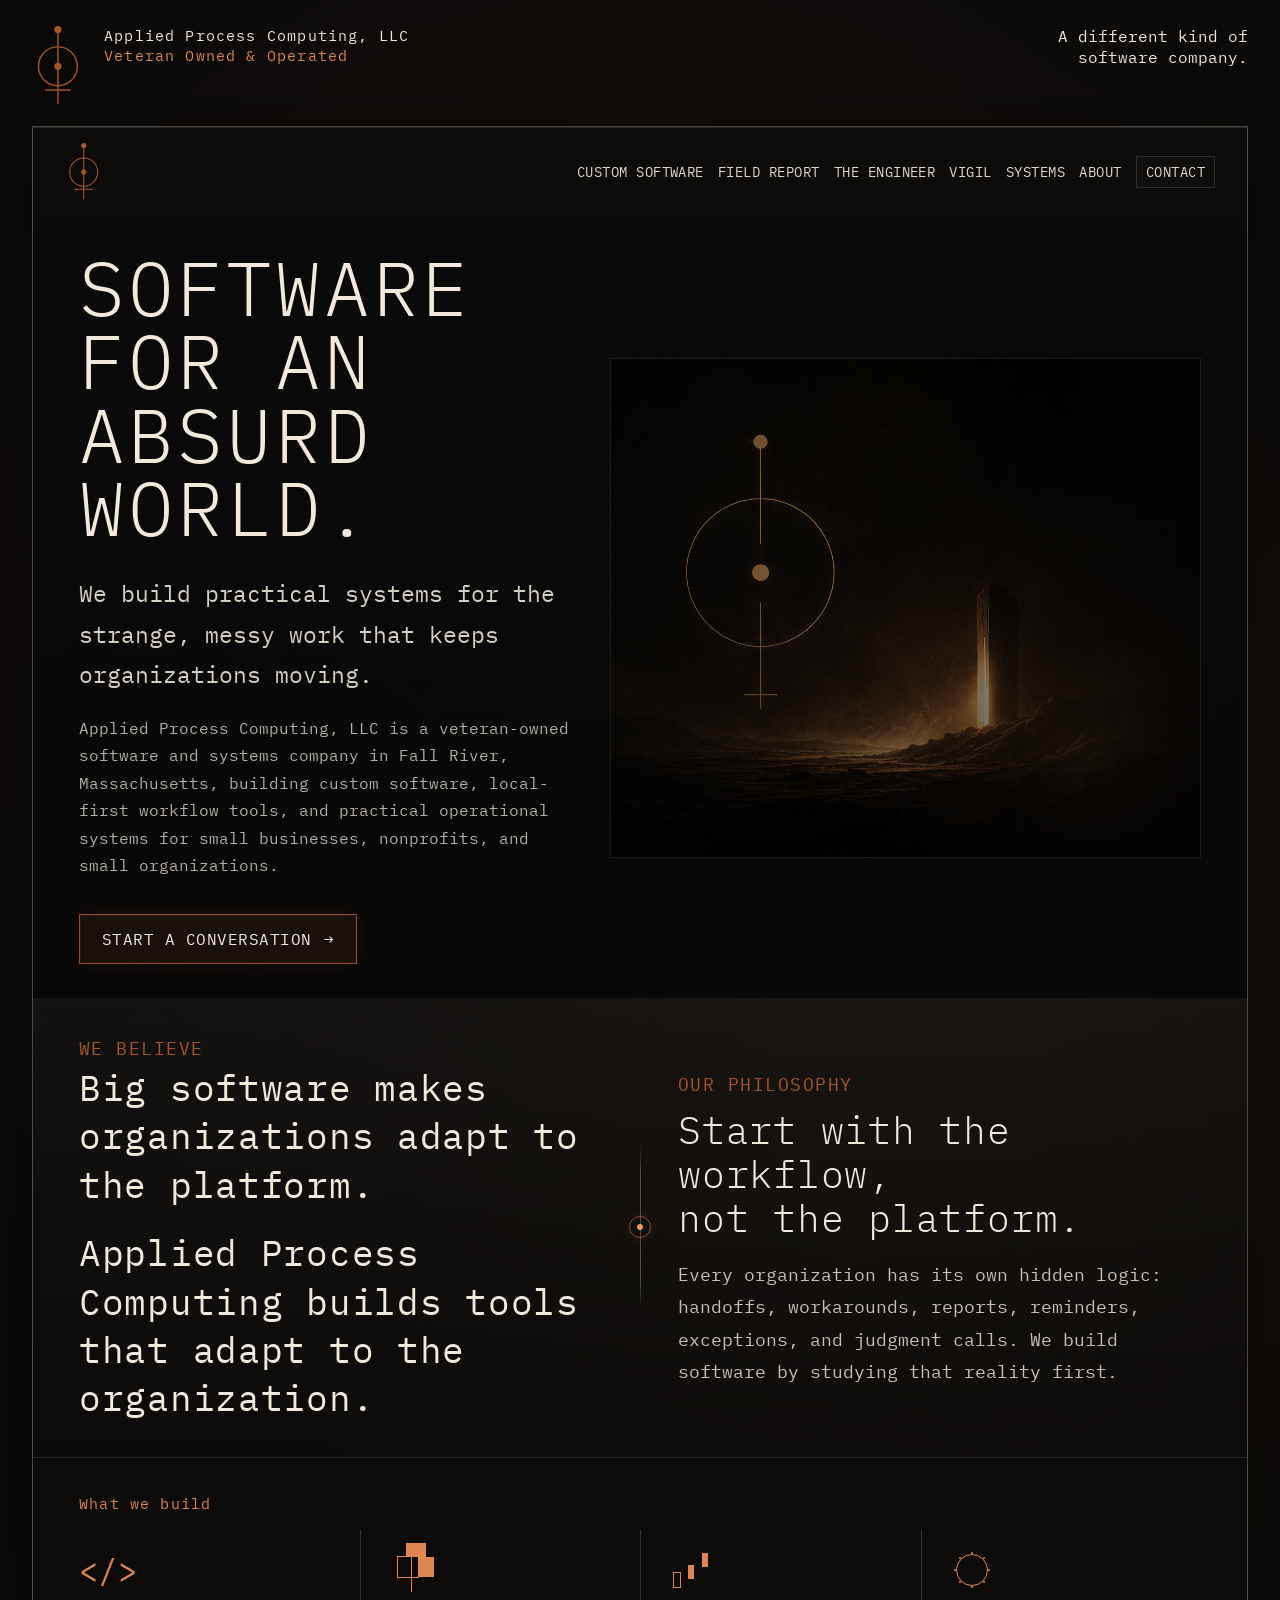
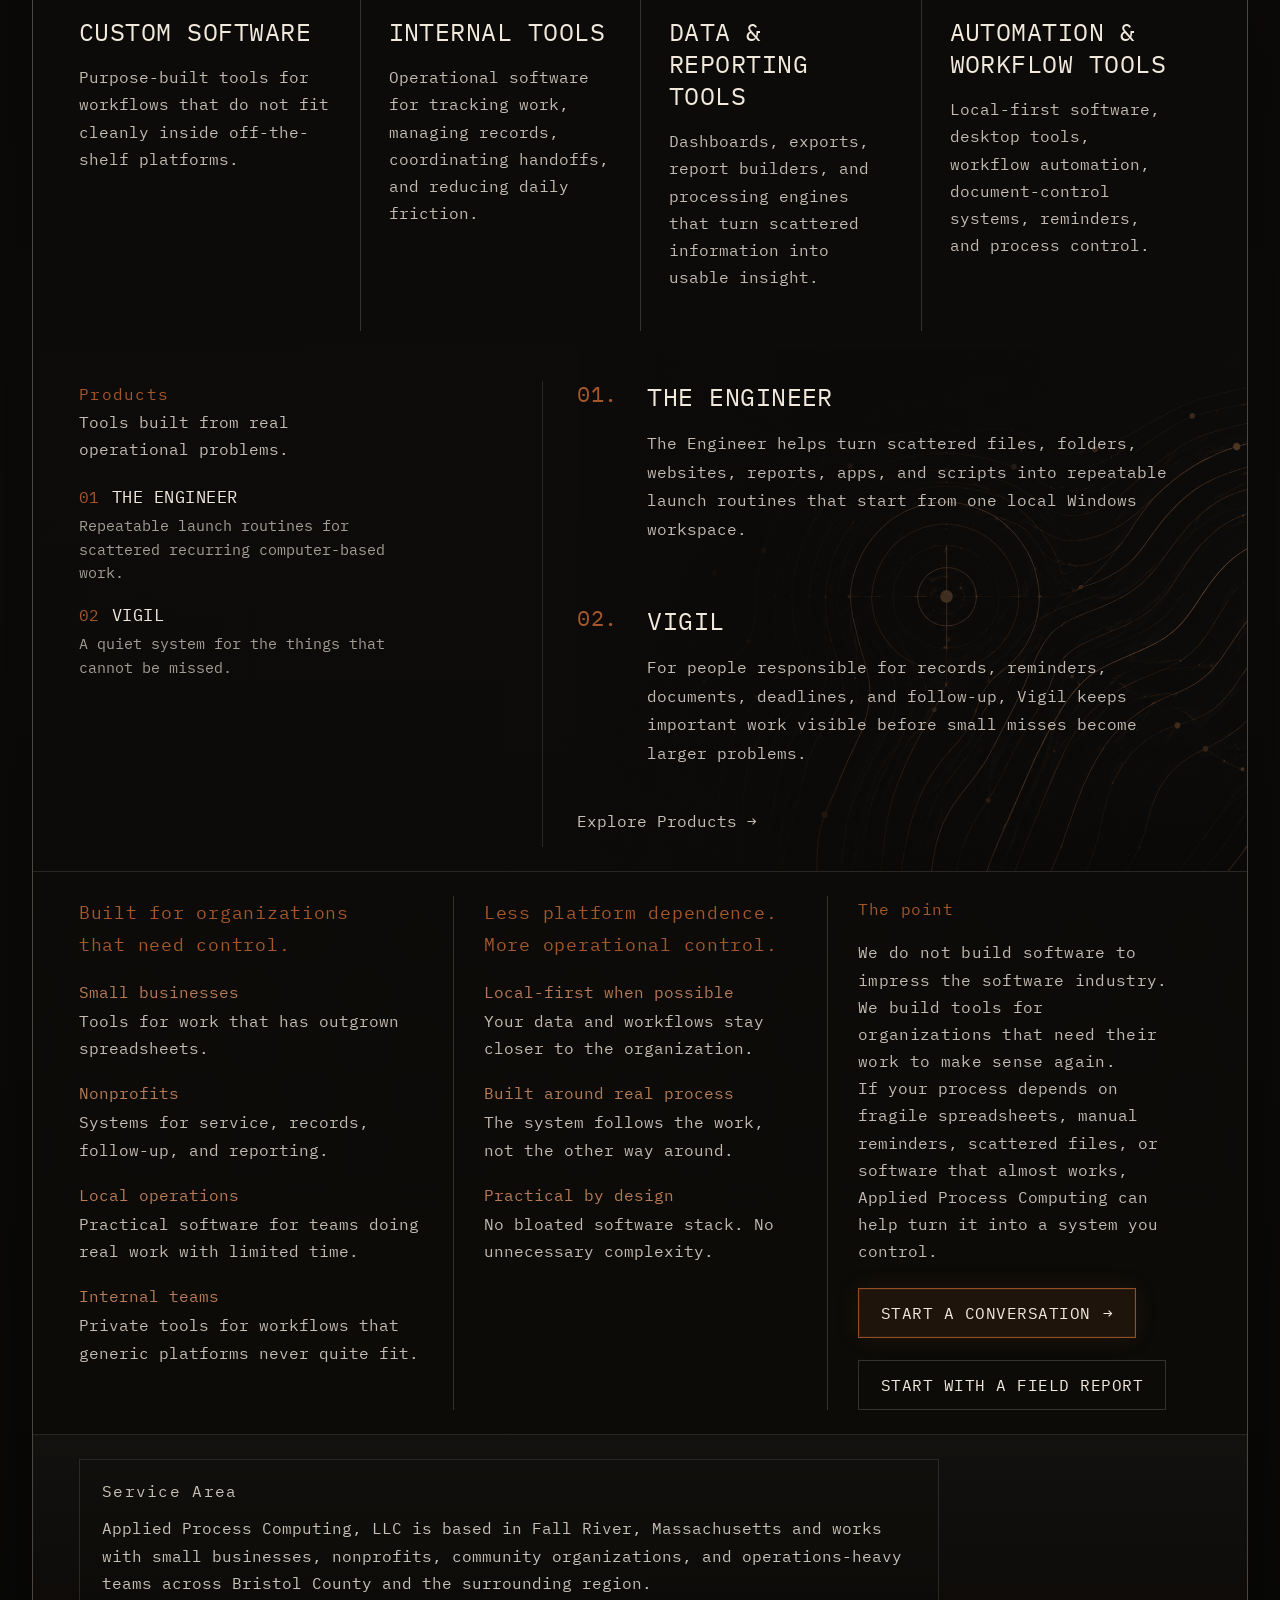
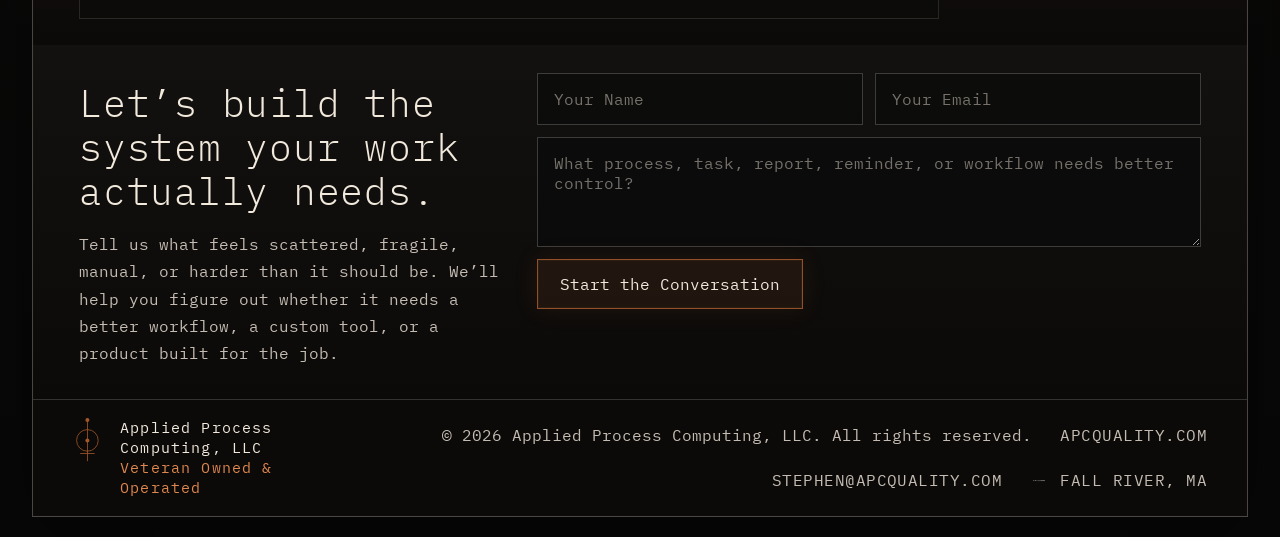
<file: index.html>
<!DOCTYPE html>
<html lang="en">
<head>
  <meta charset="UTF-8">
  <meta name="viewport" content="width=device-width, initial-scale=1.0">
  <title>Applied Process Computing, LLC | Custom Software &amp; Workflow Systems in Fall River, MA</title>
  <meta
    name="description"
    content="Applied Process Computing, LLC builds custom software, workflow systems, and local-first operational tools for small businesses and nonprofits in Fall River and Bristol County."
  >
  <script type="application/ld+json">
    {
      "@context": "https://schema.org",
      "@type": "ProfessionalService",
      "name": "Applied Process Computing, LLC",
      "url": "https://apcquality.com",
      "email": "stephen@apcquality.com",
      "areaServed": [
        "Fall River, MA",
        "Bristol County, MA",
        "Massachusetts"
      ],
      "address": {
        "@type": "PostalAddress",
        "addressLocality": "Fall River",
        "addressRegion": "MA",
        "addressCountry": "US"
      },
      "description": "Applied Process Computing, LLC is a veteran-owned software and systems company building local-first operational systems, workflow automation tools, practical software for real organizations, and reporting tools in Fall River, MA."
    }
  </script>
  <link rel="preconnect" href="https://fonts.googleapis.com">
  <link rel="preconnect" href="https://fonts.gstatic.com" crossorigin>
  <link
    href="https://fonts.googleapis.com/css2?family=IBM+Plex+Mono:wght@300;400;500;600&display=swap"
    rel="stylesheet"
  >
  <link rel="stylesheet" href="styles.css">
</head>
<body>
  <div class="page-shell">
    <header class="site-top">
      <div class="site-top__brand">
        <div class="logo-mark" aria-hidden="true">
          <span class="logo-circle"></span>
          <span class="logo-dot-top"></span>
          <span class="logo-dot-center"></span>
          <span class="logo-base"></span>
        </div>
        <div>
          <p class="eyebrow brand-name">Applied Process Computing, LLC</p>
          <p class="eyebrow eyebrow--accent">Veteran Owned &amp; Operated</p>
        </div>
      </div>
      <div class="site-top__statement">
        <p>A different kind of</p>
        <p>software company.</p>
      </div>
    </header>

    <main class="frame">
      <nav class="frame-nav site-section is-base" aria-label="Primary">
        <a class="frame-nav__brand" href="index.html" aria-label="Applied Process Computing, LLC home">
          <div class="logo-scale logo-scale--nav">
            <div class="logo-mark" aria-hidden="true">
              <span class="logo-circle"></span>
              <span class="logo-dot-top"></span>
              <span class="logo-dot-center"></span>
              <span class="logo-base"></span>
            </div>
          </div>
        </a>
        <div class="frame-nav__links">
          <a href="custom-software.html">Custom Software</a>
          <a href="workflow-field-report.html">Field Report</a>
          <a href="engineer.html">The Engineer</a>
          <a href="vigil.html">Vigil</a>
          <a href="index.html#systems">Systems</a>
          <a href="index.html#about">About</a>
          <a class="button button--ghost button--nav" href="index.html#contact">Contact</a>
        </div>
      </nav>

      <section class="hero section-grid site-section is-hero" id="top">
        <div class="hero__copy">
          <h1>Software for an absurd world.</h1>
          <p class="hero__tagline">
            We build practical systems for the strange, messy work that keeps organizations moving.
          </p>
          <p class="hero__definition">
            Applied Process Computing, LLC is a veteran-owned software and systems company in Fall River,
            Massachusetts, building custom software, local-first workflow tools, and practical operational systems
            for small businesses, nonprofits, and small organizations.
          </p>
          <a class="button button--primary" href="#contact">Start a conversation <span aria-hidden="true">→</span></a>
        </div>
        <div class="hero-scene" aria-hidden="true">
          <img class="hero-scene__image" src="images/hero-pillar.png" alt="Abstract cinematic software landscape for Applied Process Computing, LLC">
        </div>
      </section>

      <section class="philosophy section-grid section-grid--split site-section is-muted" id="about">
        <div class="panel panel--statement">
          <p class="eyebrow eyebrow--accent philosophy-eyebrow">We believe</p>
          <p class="lead philosophy-belief">
            Big software makes organizations adapt to the platform.
          </p>
          <p class="lead philosophy-belief">
            Applied Process Computing builds tools that adapt to the organization.
          </p>
        </div>
        <div class="divider divider--vertical" aria-hidden="true">
          <span></span>
        </div>
        <div class="panel">
          <p class="eyebrow eyebrow--accent philosophy-eyebrow">Our philosophy</p>
          <h2>Start with the workflow,<br>not the platform.</h2>
          <p class="philosophy-copy">
            Every organization has its own hidden logic: handoffs, workarounds, reports, reminders,
            exceptions, and judgment calls. We build software by studying that reality first.
          </p>
        </div>
      </section>

      <section class="capabilities site-section is-base" id="systems">
        <p class="eyebrow eyebrow--accent">What we build</p>
        <div class="capabilities__grid">
          <article class="capability-card">
            <div class="capability-card__icon capability-card__icon--code" aria-hidden="true"></div>
            <h3>Custom software</h3>
            <p>
              Purpose-built tools for workflows that do not fit cleanly inside off-the-shelf platforms.
            </p>
          </article>
          <article class="capability-card">
            <div class="capability-card__icon capability-card__icon--blocks" aria-hidden="true"></div>
            <h3>Internal tools</h3>
            <p>
              Operational software for tracking work, managing records, coordinating handoffs, and reducing daily friction.
            </p>
          </article>
          <article class="capability-card">
            <div class="capability-card__icon capability-card__icon--bars" aria-hidden="true"></div>
            <h3>Data &amp; reporting tools</h3>
            <p>
              Dashboards, exports, report builders, and processing engines that turn scattered information into usable insight.
            </p>
          </article>
          <article class="capability-card">
            <div class="capability-card__icon capability-card__icon--gear" aria-hidden="true"></div>
            <h3>Automation &amp; workflow tools</h3>
            <p>
              Local-first software, desktop tools, workflow automation, document-control systems, reminders, and process control.
            </p>
          </article>
        </div>
      </section>

      <section class="products products-section section-grid section-grid--products site-section is-muted" id="products">
        <div class="panel products__intro">
          <p class="eyebrow eyebrow--accent products__label">Products</p>
          <p class="products__intro-copy">Tools built from real operational problems.</p>
          <div class="products__index">
            <article class="products__index-item">
              <div class="products__index-heading">
                <span class="product-item__number">01</span>
                <h3>The Engineer</h3>
              </div>
              <p>Repeatable launch routines for scattered recurring computer-based work.</p>
            </article>
            <article class="products__index-item">
              <div class="products__index-heading">
                <span class="product-item__number">02</span>
                <h3>Vigil</h3>
              </div>
              <p>A quiet system for the things that cannot be missed.</p>
            </article>
          </div>
        </div>
        <div class="products__list">
          <article class="product-item">
            <div class="product-item__number">01.</div>
            <div>
              <h3>The Engineer</h3>
              <p>
                The Engineer helps turn scattered files, folders, websites, reports, apps, and scripts into repeatable
                launch routines that start from one local Windows workspace.
              </p>
            </div>
          </article>
          <article class="product-item">
            <div class="product-item__number">02.</div>
            <div>
              <h3>Vigil</h3>
              <p>
                For people responsible for records, reminders, documents, deadlines, and follow-up, Vigil keeps important
                work visible before small misses become larger problems.
              </p>
            </div>
          </article>
          <p class="products__explore">
            <a href="products.html">Explore Products <span aria-hidden="true">→</span></a>
          </p>
        </div>
      </section>

      <section class="lower-grid site-section is-base">
        <div class="panel info-panel">
          <p class="eyebrow eyebrow--accent lower-grid__title">Built for organizations<br>that need control.</p>
          <ul class="info-list">
            <li><strong>Small businesses</strong> Tools for work that has outgrown spreadsheets.</li>
            <li><strong>Nonprofits</strong> Systems for service, records, follow-up, and reporting.</li>
            <li><strong>Local operations</strong> Practical software for teams doing real work with limited time.</li>
            <li><strong>Internal teams</strong> Private tools for workflows that generic platforms never quite fit.</li>
          </ul>
        </div>
        <div class="panel info-panel">
          <p class="eyebrow eyebrow--accent lower-grid__title">Less platform dependence.<br>More operational control.</p>
          <ul class="info-list info-list--compact">
            <li><strong>Local-first when possible</strong> Your data and workflows stay closer to the organization.</li>
            <li><strong>Built around real process</strong> The system follows the work, not the other way around.</li>
            <li><strong>Practical by design</strong> No bloated software stack. No unnecessary complexity.</li>
          </ul>
        </div>
        <div class="panel point-panel">
          <p class="eyebrow eyebrow--accent lower-grid__title">The point</p>
          <p class="point-panel__lead">
            We do not build software to impress the software industry. We build tools for organizations
            that need their work to make sense again.
          </p>
          <p>
            If your process depends on fragile spreadsheets, manual reminders, scattered files, or software
            that almost works, Applied Process Computing can help turn it into a system you control.
          </p>
          <a class="button button--primary button--inline" href="#contact">Start a conversation <span aria-hidden="true">→</span></a>
          <a class="button button--ghost button--inline" href="workflow-field-report.html">Start with a Field Report</a>
        </div>
      </section>

      <section class="service-area site-section is-muted">
        <div class="service-area__panel">
          <p class="eyebrow eyebrow--accent">Service Area</p>
          <p>
            Applied Process Computing, LLC is based in Fall River, Massachusetts and works with small businesses, nonprofits,
            community organizations, and operations-heavy teams across Bristol County and the surrounding region.
          </p>
        </div>
      </section>

      <section class="contact section-grid section-grid--contact site-section is-muted" id="contact">
        <div class="panel contact__copy">
          <h2>Let&rsquo;s build the system your work actually needs.</h2>
          <p>
            Tell us what feels scattered, fragile, manual, or harder than it should be. We&rsquo;ll help you figure out whether it needs a better workflow, a custom tool, or a product built for the job.
          </p>
        </div>
        <div class="contact__form-wrap">
          <form action="https://formspree.io/f/xqeygwbq" method="POST" class="contact-form">
            <input type="text" name="name" placeholder="Your Name" required>
            <input type="email" name="email" placeholder="Your Email" required>
            <textarea
              name="message"
              placeholder="What process, task, report, reminder, or workflow needs better control?"
              required
            ></textarea>
            <button class="button button--primary contact-submit" type="submit">Start the Conversation</button>
          </form>
        </div>
      </section>

      <footer class="site-footer site-section is-base">
        <div class="site-footer__brand">
          <div class="logo-scale logo-scale--footer">
            <div class="logo-mark" aria-hidden="true">
              <span class="logo-circle"></span>
              <span class="logo-dot-top"></span>
              <span class="logo-dot-center"></span>
              <span class="logo-base"></span>
            </div>
          </div>
          <div>
            <p class="eyebrow brand-name">Applied Process Computing, LLC</p>
            <p class="eyebrow eyebrow--accent">Veteran Owned &amp; Operated</p>
          </div>
        </div>
        <div class="site-footer__meta">
          <p>&copy; 2026 Applied Process Computing, LLC. All rights reserved.</p>
          <a href="index.html">apcquality.com</a>
          <a href="mailto:stephen@apcquality.com">stephen@apcquality.com</a>
          <span class="site-footer__location">
            <img src="images/phone.png" alt="Applied Process Computing, LLC phone number">
            <span>Fall River, MA</span>
          </span>
        </div>
      </footer>
    </main>
  </div>
</body>
</html>
</file>
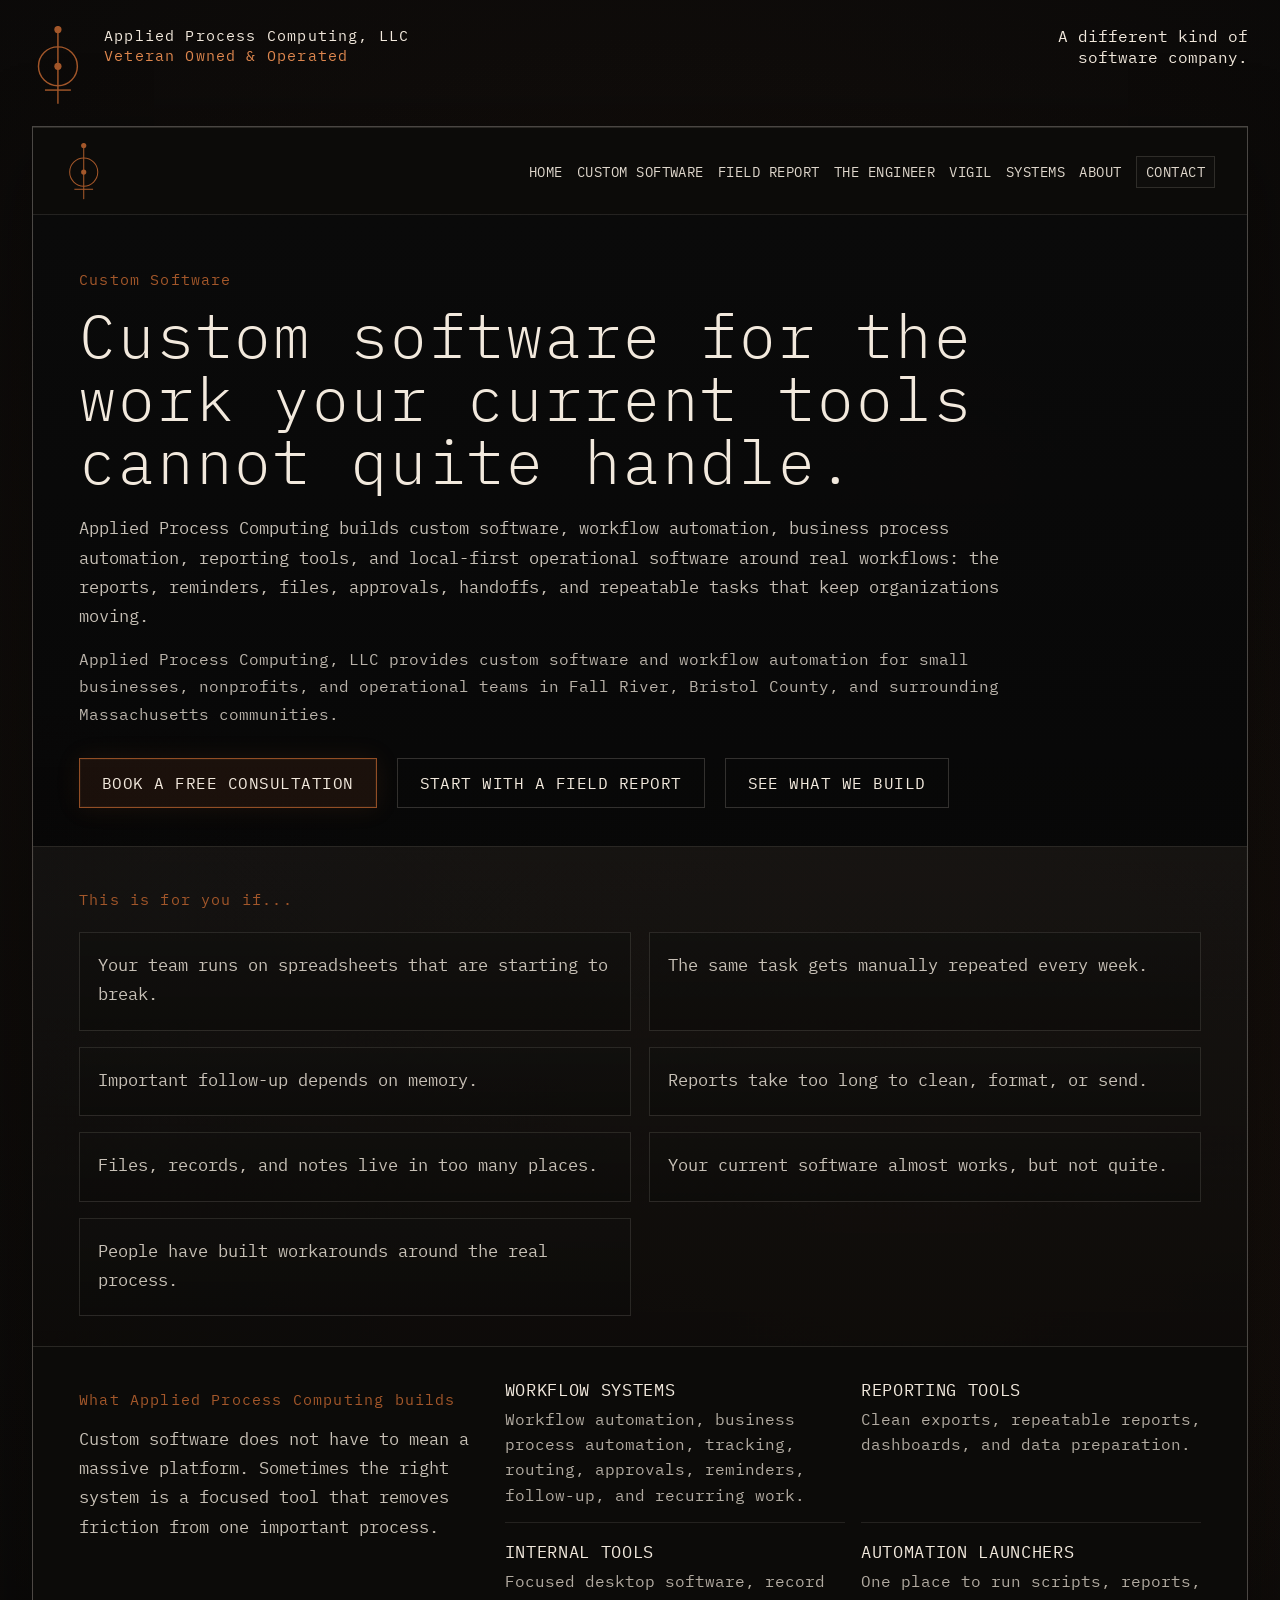
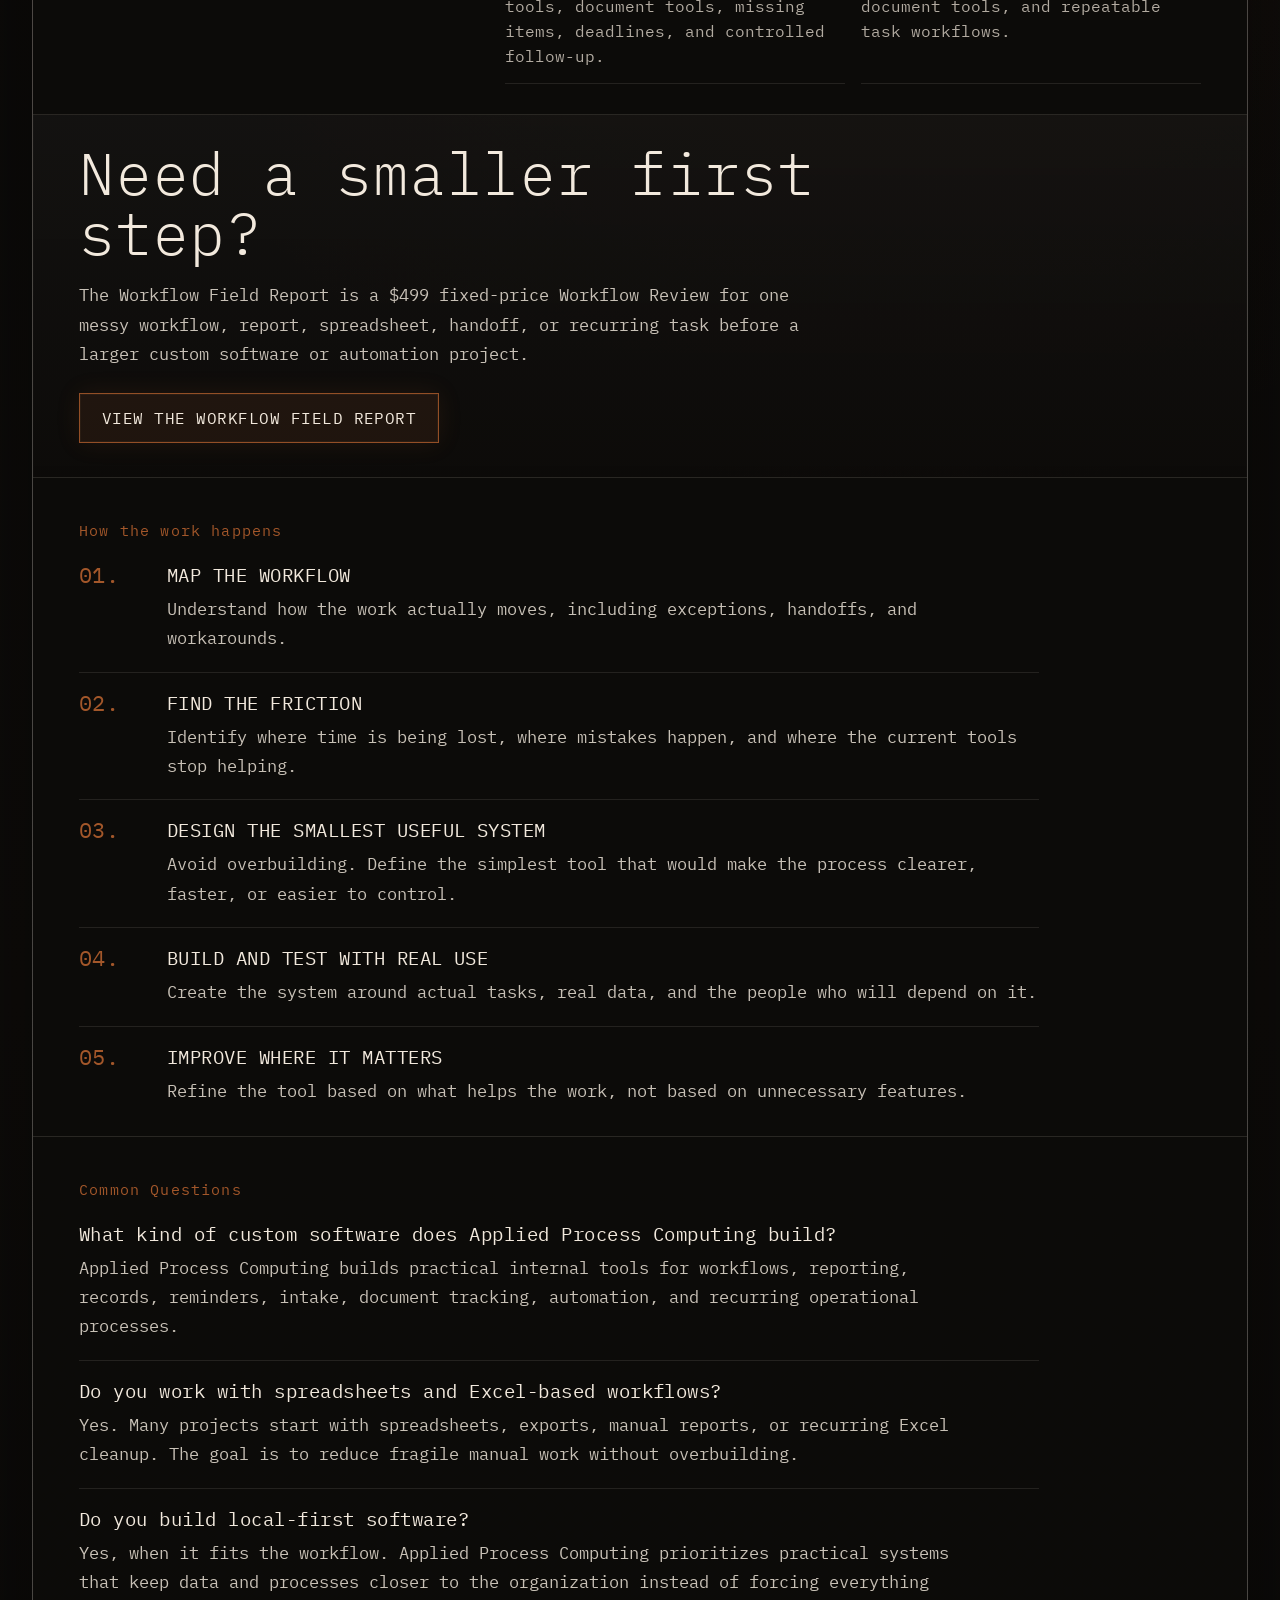
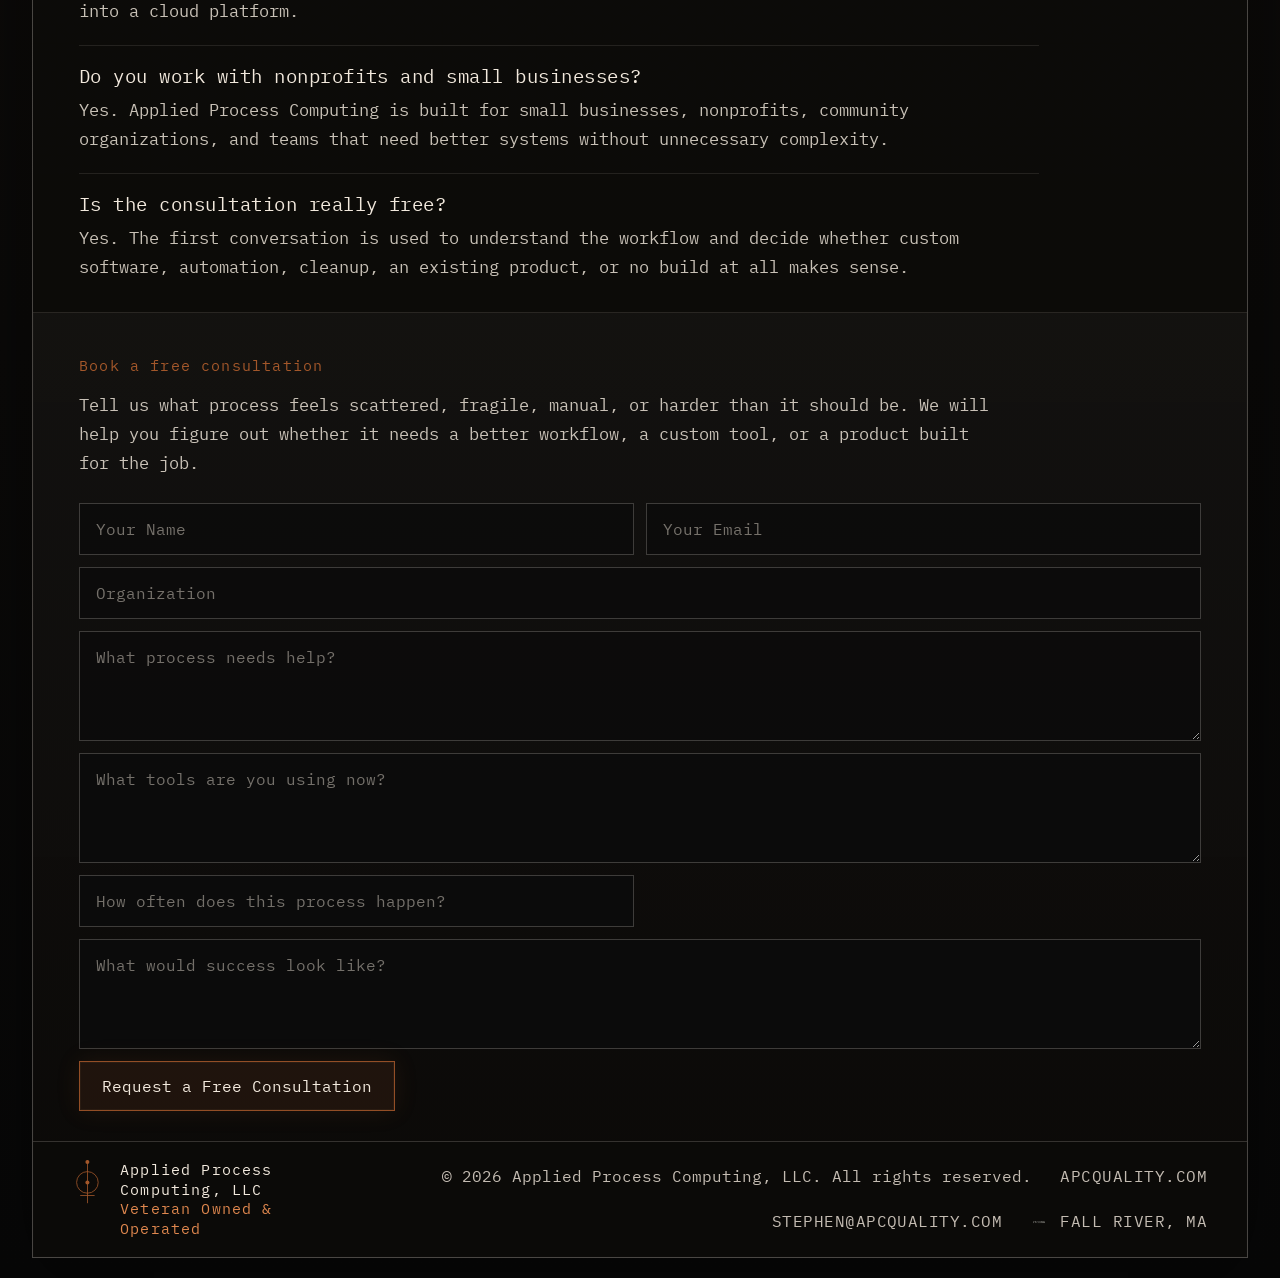
<file: custom-software.html>
<!DOCTYPE html>
<html lang="en">
<head>
  <meta charset="UTF-8">
  <meta name="viewport" content="width=device-width, initial-scale=1.0">
  <title>Custom Software in Fall River, MA | Applied Process Computing, LLC</title>
  <meta
    name="description"
    content="Custom software, workflow automation, reporting tools, and operational systems for small businesses and nonprofits in Fall River and Bristol County."
  >
  <link rel="preconnect" href="https://fonts.googleapis.com">
  <link rel="preconnect" href="https://fonts.gstatic.com" crossorigin>
  <link
    href="https://fonts.googleapis.com/css2?family=IBM+Plex+Mono:wght@300;400;500;600&display=swap"
    rel="stylesheet"
  >
  <link rel="stylesheet" href="styles.css">
</head>
<body>
  <div class="page-shell">
    <header class="site-top">
      <div class="site-top__brand">
        <div class="logo-mark" aria-hidden="true">
          <span class="logo-circle"></span>
          <span class="logo-dot-top"></span>
          <span class="logo-dot-center"></span>
          <span class="logo-base"></span>
        </div>
        <div>
          <p class="eyebrow brand-name">Applied Process Computing, LLC</p>
          <p class="eyebrow eyebrow--accent">Veteran Owned &amp; Operated</p>
        </div>
      </div>
      <div class="site-top__statement">
        <p>A different kind of</p>
        <p>software company.</p>
      </div>
    </header>

    <main class="frame">
      <nav class="frame-nav site-section is-base" aria-label="Primary">
        <a class="frame-nav__brand" href="index.html" aria-label="Applied Process Computing, LLC home">
          <div class="logo-scale logo-scale--nav">
            <div class="logo-mark" aria-hidden="true">
              <span class="logo-circle"></span>
              <span class="logo-dot-top"></span>
              <span class="logo-dot-center"></span>
              <span class="logo-base"></span>
            </div>
          </div>
        </a>
        <div class="frame-nav__links">
          <a href="index.html">Home</a>
          <a href="custom-software.html">Custom Software</a>
          <a href="workflow-field-report.html">Field Report</a>
          <a href="engineer.html">The Engineer</a>
          <a href="vigil.html">Vigil</a>
          <a href="index.html#systems">Systems</a>
          <a href="index.html#about">About</a>
          <a class="button button--ghost button--nav" href="index.html#contact">Contact</a>
        </div>
      </nav>

      <section class="service-hero site-section is-hero">
        <div class="service-hero__copy">
          <p class="eyebrow eyebrow--accent service-label">Custom Software</p>
          <h1>Custom software for the work your current tools cannot quite handle.</h1>
          <p class="service-hero__body">
            Applied Process Computing builds custom software, workflow automation, business process automation,
            reporting tools, and local-first operational software around real workflows: the reports, reminders,
            files, approvals, handoffs, and repeatable tasks that keep organizations moving.
          </p>
          <p class="service-hero__local">
            Applied Process Computing, LLC provides custom software and workflow automation for small businesses, nonprofits,
            and operational teams in Fall River, Bristol County, and surrounding Massachusetts communities.
          </p>
          <div class="service-hero__actions">
            <a class="button button--primary" href="#consultation">Book a Free Consultation</a>
            <a class="button button--ghost" href="workflow-field-report.html">Start with a Field Report</a>
            <a class="button button--ghost" href="#what-we-build-custom">See What We Build</a>
          </div>
        </div>
      </section>

      <section class="service-fit site-section is-muted">
        <div class="service-section__header">
          <p class="eyebrow eyebrow--accent service-section__label">This is for you if...</p>
        </div>
        <div class="service-fit__grid">
          <article class="service-fit__item"><p>Your team runs on spreadsheets that are starting to break.</p></article>
          <article class="service-fit__item"><p>The same task gets manually repeated every week.</p></article>
          <article class="service-fit__item"><p>Important follow-up depends on memory.</p></article>
          <article class="service-fit__item"><p>Reports take too long to clean, format, or send.</p></article>
          <article class="service-fit__item"><p>Files, records, and notes live in too many places.</p></article>
          <article class="service-fit__item"><p>Your current software almost works, but not quite.</p></article>
          <article class="service-fit__item"><p>People have built workarounds around the real process.</p></article>
        </div>
      </section>

      <section class="service-builds site-section is-base" id="what-we-build-custom">
        <div class="service-builds__intro">
          <div class="service-section__header">
            <p class="eyebrow eyebrow--accent service-section__label">What Applied Process Computing builds</p>
            <p class="service-section__intro">
              Custom software does not have to mean a massive platform. Sometimes the right system is a focused tool
              that removes friction from one important process.
            </p>
          </div>
        </div>
        <div class="service-builds__grid">
          <article class="service-builds__item">
            <h3>Workflow systems</h3>
            <p>Workflow automation, business process automation, tracking, routing, approvals, reminders, follow-up, and recurring work.</p>
          </article>
          <article class="service-builds__item">
            <h3>Reporting tools</h3>
            <p>Clean exports, repeatable reports, dashboards, and data preparation.</p>
          </article>
          <article class="service-builds__item">
            <h3>Internal tools</h3>
            <p>Focused desktop software, record tools, document tools, missing items, deadlines, and controlled follow-up.</p>
          </article>
          <article class="service-builds__item">
            <h3>Automation launchers</h3>
            <p>One place to run scripts, reports, document tools, and repeatable task workflows.</p>
          </article>
        </div>
      </section>

      <section class="catalog-contact site-section is-muted">
        <div class="catalog-contact__panel">
          <h2>Need a smaller first step?</h2>
          <p>
            The Workflow Field Report is a $499 fixed-price Workflow Review for one messy workflow, report,
            spreadsheet, handoff, or recurring task before a larger custom software or automation project.
          </p>
          <a class="button button--primary" href="workflow-field-report.html">View The Workflow Field Report</a>
        </div>
      </section>

      <section class="service-process site-section is-base">
        <div class="service-section__header">
          <p class="eyebrow eyebrow--accent service-section__label">How the work happens</p>
        </div>
        <div class="service-process__list">
          <article class="service-process__item">
            <div class="service-process__number">01.</div>
            <div>
              <h3>Map the workflow</h3>
              <p>Understand how the work actually moves, including exceptions, handoffs, and workarounds.</p>
            </div>
          </article>
          <article class="service-process__item">
            <div class="service-process__number">02.</div>
            <div>
              <h3>Find the friction</h3>
              <p>Identify where time is being lost, where mistakes happen, and where the current tools stop helping.</p>
            </div>
          </article>
          <article class="service-process__item">
            <div class="service-process__number">03.</div>
            <div>
              <h3>Design the smallest useful system</h3>
              <p>Avoid overbuilding. Define the simplest tool that would make the process clearer, faster, or easier to control.</p>
            </div>
          </article>
          <article class="service-process__item">
            <div class="service-process__number">04.</div>
            <div>
              <h3>Build and test with real use</h3>
              <p>Create the system around actual tasks, real data, and the people who will depend on it.</p>
            </div>
          </article>
          <article class="service-process__item">
            <div class="service-process__number">05.</div>
            <div>
              <h3>Improve where it matters</h3>
              <p>Refine the tool based on what helps the work, not based on unnecessary features.</p>
            </div>
          </article>
        </div>
      </section>

      <section class="service-faq site-section is-base">
        <div class="service-section__header">
          <p class="eyebrow eyebrow--accent service-section__label">Common Questions</p>
        </div>
        <div class="service-faq__grid">
          <article class="service-faq__item">
            <h3>What kind of custom software does Applied Process Computing build?</h3>
            <p>
              Applied Process Computing builds practical internal tools for workflows, reporting, records, reminders, intake,
              document tracking, automation, and recurring operational processes.
            </p>
          </article>
          <article class="service-faq__item">
            <h3>Do you work with spreadsheets and Excel-based workflows?</h3>
            <p>
              Yes. Many projects start with spreadsheets, exports, manual reports, or recurring Excel cleanup. The goal
              is to reduce fragile manual work without overbuilding.
            </p>
          </article>
          <article class="service-faq__item">
            <h3>Do you build local-first software?</h3>
            <p>
              Yes, when it fits the workflow. Applied Process Computing prioritizes practical systems that keep data and processes
              closer to the organization instead of forcing everything into a cloud platform.
            </p>
          </article>
          <article class="service-faq__item">
            <h3>Do you work with nonprofits and small businesses?</h3>
            <p>
              Yes. Applied Process Computing is built for small businesses, nonprofits, community organizations, and teams that need
              better systems without unnecessary complexity.
            </p>
          </article>
          <article class="service-faq__item">
            <h3>Is the consultation really free?</h3>
            <p>
              Yes. The first conversation is used to understand the workflow and decide whether custom software,
              automation, cleanup, an existing product, or no build at all makes sense.
            </p>
          </article>
        </div>
      </section>

      <section class="consultation-section site-section is-muted" id="consultation">
        <div class="service-section__header">
          <p class="eyebrow eyebrow--accent service-section__label">Book a free consultation</p>
          <p class="service-section__intro">
            Tell us what process feels scattered, fragile, manual, or harder than it should be. We will help you figure
            out whether it needs a better workflow, a custom tool, or a product built for the job.
          </p>
        </div>
        <form action="https://formspree.io/f/xqeygwbq" method="POST" class="contact-form consultation-form">
          <input type="text" name="name" placeholder="Your Name" required>
          <input type="email" name="email" placeholder="Your Email" required>
          <input type="text" name="organization" placeholder="Organization">
          <textarea name="process" placeholder="What process needs help?" required></textarea>
          <textarea name="current_tools" placeholder="What tools are you using now?"></textarea>
          <input type="text" name="frequency" placeholder="How often does this process happen?">
          <textarea name="success" placeholder="What would success look like?"></textarea>
          <button class="button button--primary contact-submit" type="submit">Request a Free Consultation</button>
        </form>
      </section>

      <footer class="site-footer site-section is-base">
        <div class="site-footer__brand">
          <div class="logo-scale logo-scale--footer">
            <div class="logo-mark" aria-hidden="true">
              <span class="logo-circle"></span>
              <span class="logo-dot-top"></span>
              <span class="logo-dot-center"></span>
              <span class="logo-base"></span>
            </div>
          </div>
          <div>
            <p class="eyebrow brand-name">Applied Process Computing, LLC</p>
            <p class="eyebrow eyebrow--accent">Veteran Owned &amp; Operated</p>
          </div>
        </div>
        <div class="site-footer__meta">
          <p>&copy; 2026 Applied Process Computing, LLC. All rights reserved.</p>
          <a href="index.html">apcquality.com</a>
          <a href="mailto:stephen@apcquality.com">stephen@apcquality.com</a>
          <span class="site-footer__location">
            <img src="images/phone.png" alt="Applied Process Computing, LLC phone number">
            <span>Fall River, MA</span>
          </span>
        </div>
      </footer>
    </main>
  </div>
</body>
</html>
</file>
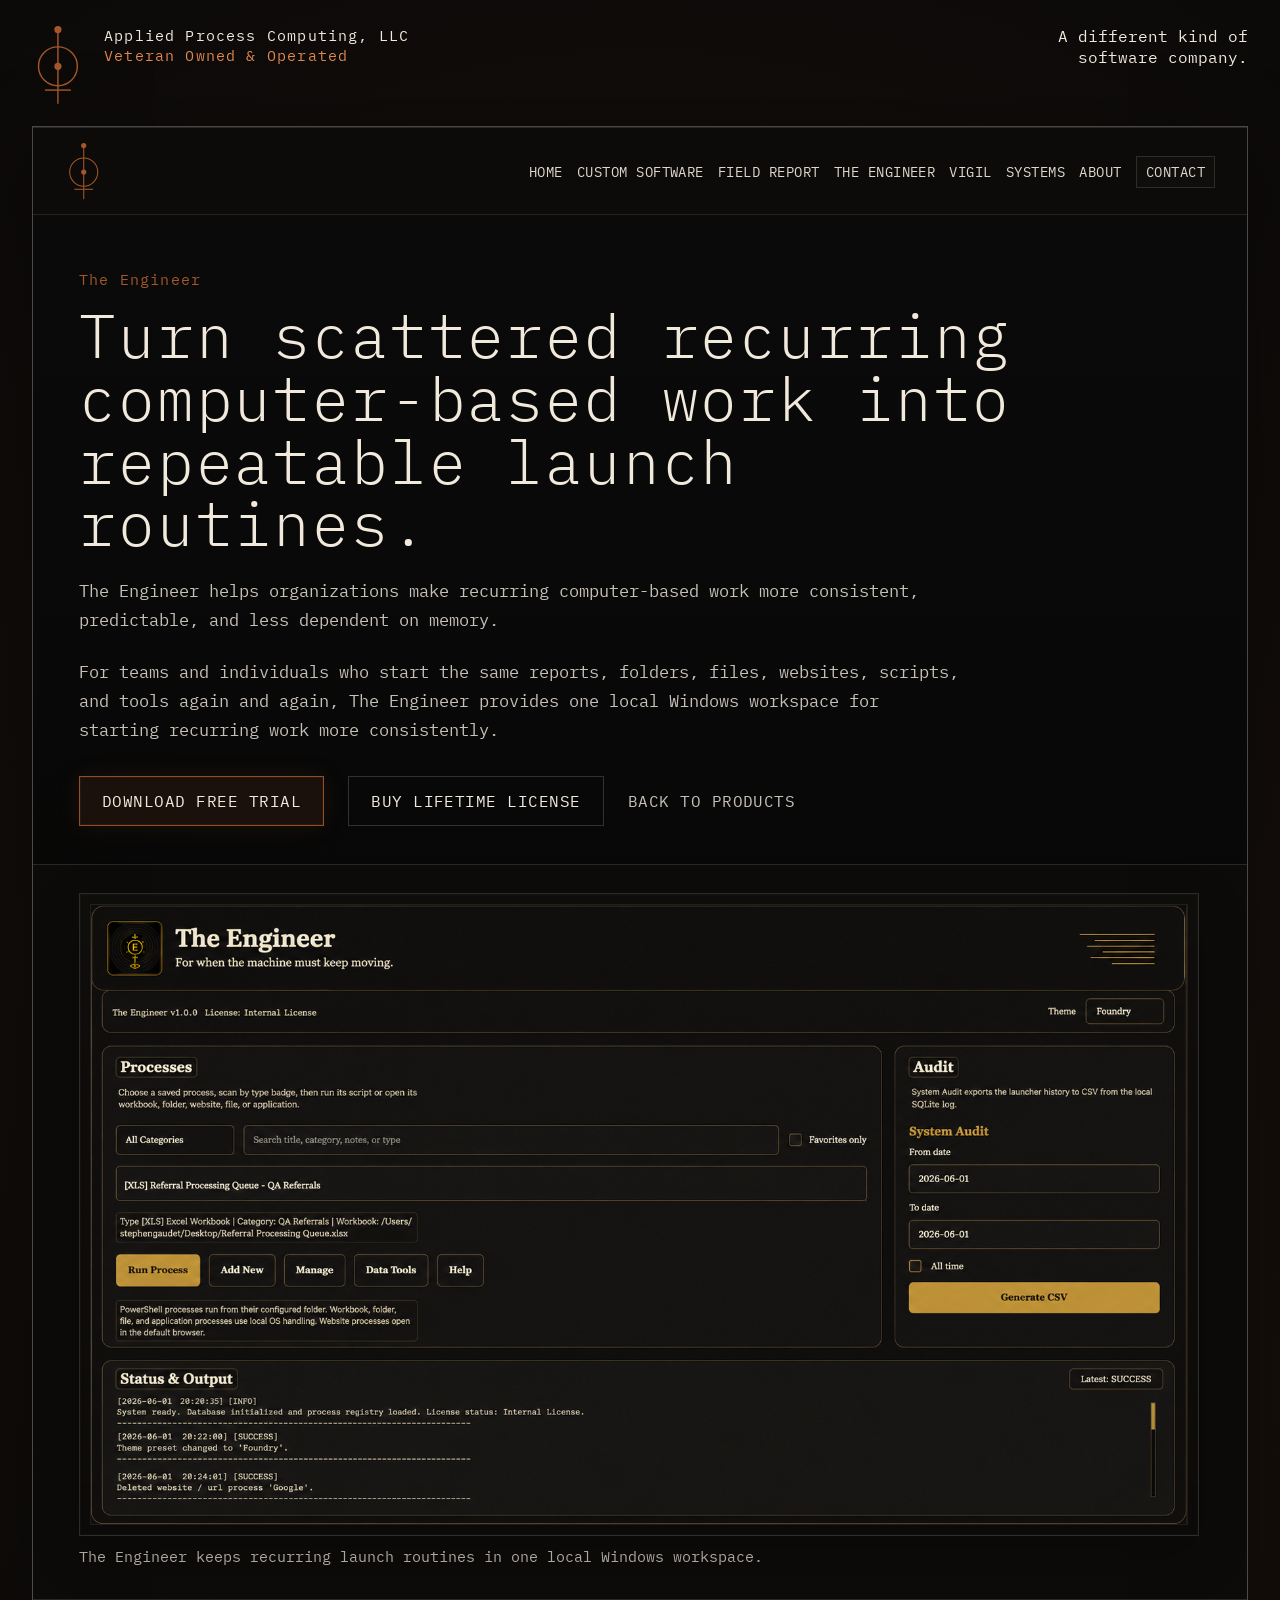
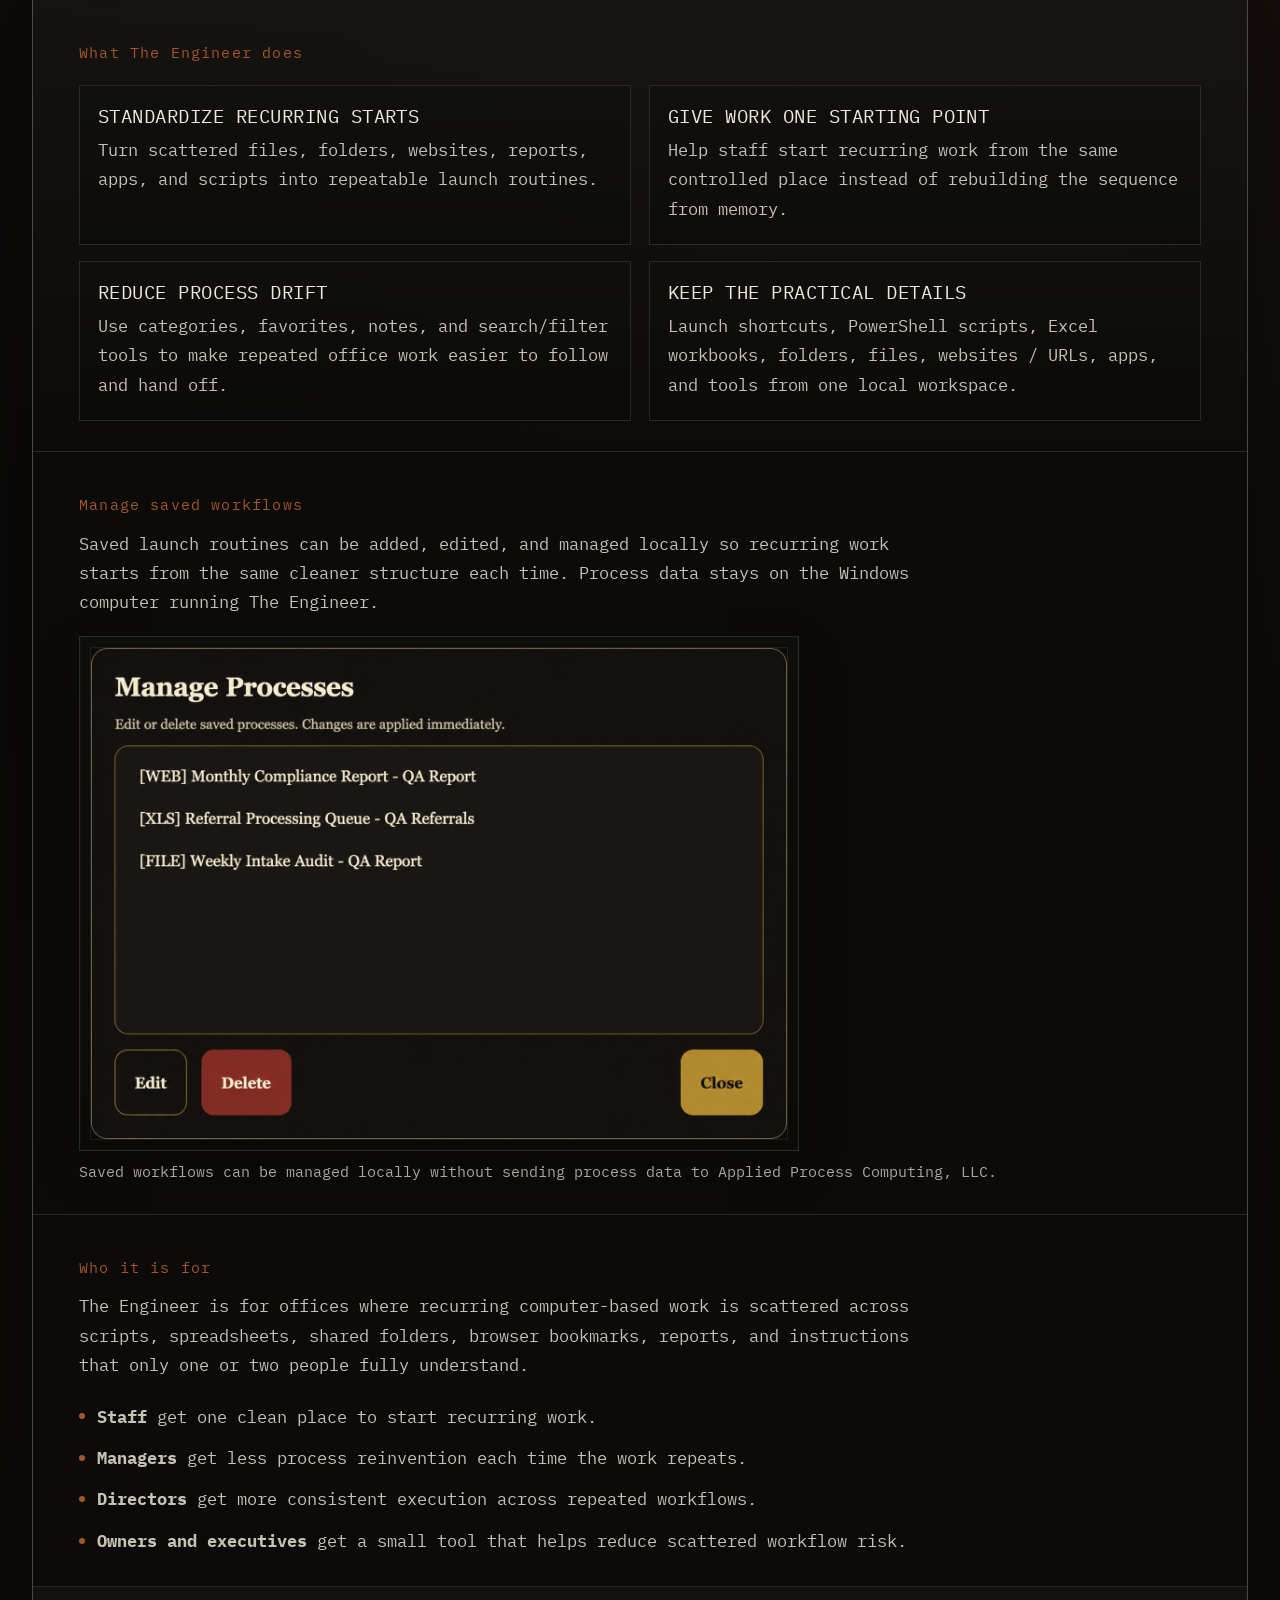
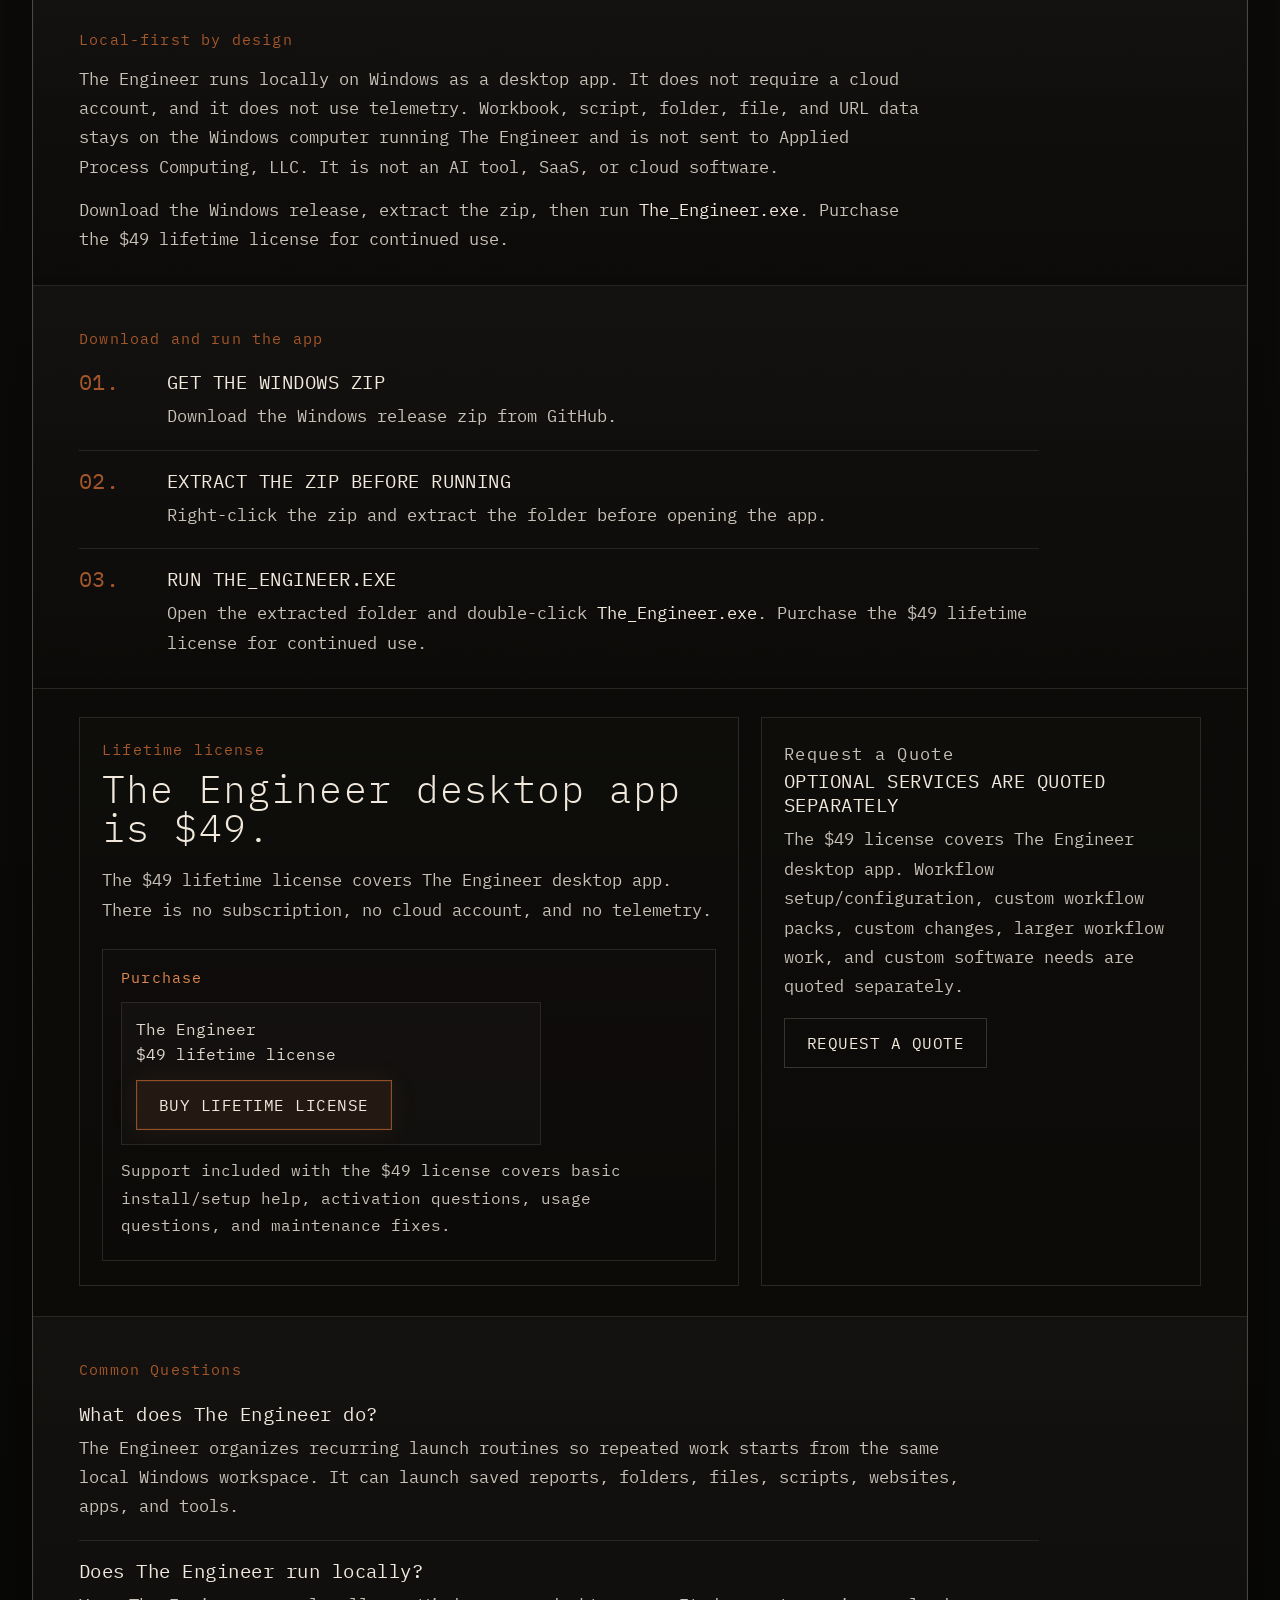
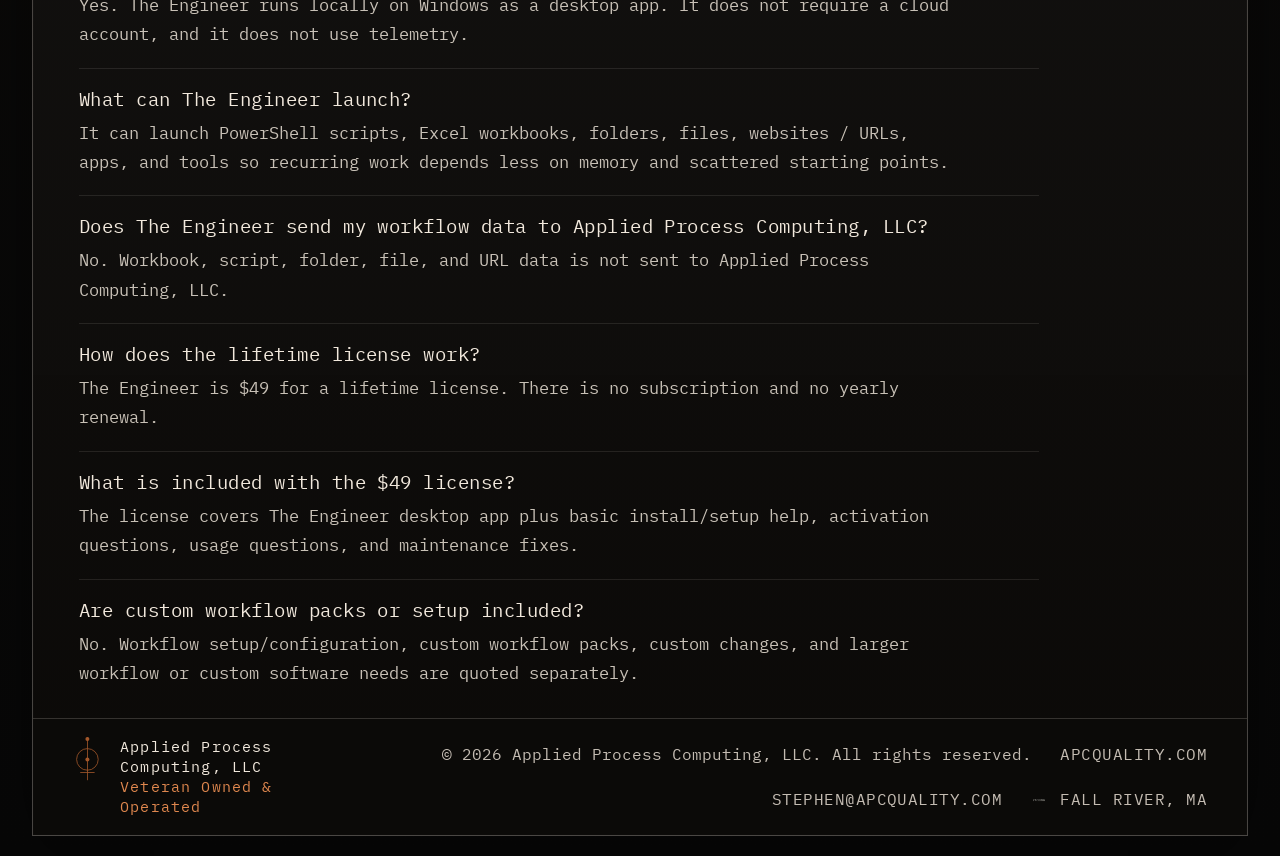
<file: engineer.html>
<!DOCTYPE html>
<html lang="en">
<head>
  <meta charset="UTF-8">
  <meta name="viewport" content="width=device-width, initial-scale=1.0">
  <title>The Engineer | Applied Process Computing, LLC</title>
  <meta
    name="description"
    content="The Engineer helps organizations turn scattered recurring computer-based work into repeatable launch routines in a local Windows desktop app."
  >
  <link rel="preconnect" href="https://fonts.googleapis.com">
  <link rel="preconnect" href="https://fonts.gstatic.com" crossorigin>
  <link
    href="https://fonts.googleapis.com/css2?family=IBM+Plex+Mono:wght@300;400;500;600&display=swap"
    rel="stylesheet"
  >
  <link rel="stylesheet" href="styles.css">
</head>
<body>
  <div class="page-shell">
    <header class="site-top">
      <div class="site-top__brand">
        <div class="logo-mark" aria-hidden="true">
          <span class="logo-circle"></span>
          <span class="logo-dot-top"></span>
          <span class="logo-dot-center"></span>
          <span class="logo-base"></span>
        </div>
        <div>
          <p class="eyebrow brand-name">Applied Process Computing, LLC</p>
          <p class="eyebrow eyebrow--accent">Veteran Owned &amp; Operated</p>
        </div>
      </div>
      <div class="site-top__statement">
        <p>A different kind of</p>
        <p>software company.</p>
      </div>
    </header>

    <main class="frame">
      <nav class="frame-nav site-section is-base" aria-label="Primary">
        <a class="frame-nav__brand" href="index.html" aria-label="Applied Process Computing, LLC home">
          <div class="logo-scale logo-scale--nav">
            <div class="logo-mark" aria-hidden="true">
              <span class="logo-circle"></span>
              <span class="logo-dot-top"></span>
              <span class="logo-dot-center"></span>
              <span class="logo-base"></span>
            </div>
          </div>
        </a>
        <div class="frame-nav__links">
          <a href="index.html">Home</a>
          <a href="custom-software.html">Custom Software</a>
          <a href="workflow-field-report.html">Field Report</a>
          <a href="engineer.html">The Engineer</a>
          <a href="vigil.html">Vigil</a>
          <a href="index.html#systems">Systems</a>
          <a href="index.html#about">About</a>
          <a class="button button--ghost button--nav" href="index.html#contact">Contact</a>
        </div>
      </nav>

      <section class="engineer-hero site-section is-hero">
        <div class="engineer-hero__copy">
          <p class="eyebrow eyebrow--accent engineer-label">The Engineer</p>
          <h1>Turn scattered recurring computer-based work into repeatable launch routines.</h1>
          <p class="engineer-hero__body">
            The Engineer helps organizations make recurring computer-based work more consistent, predictable, and
            less dependent on memory.
          </p>
          <p class="engineer-hero__body">
            For teams and individuals who start the same reports, folders, files, websites, scripts, and tools again
            and again, The Engineer provides one local Windows workspace for starting recurring work more consistently.
          </p>
          <div class="engineer-hero__actions">
            <a
              class="button button--primary"
              href="https://github.com/AnchorPointConsulting/the-engineer/releases"
              target="_blank"
              rel="noopener noreferrer"
            >Download Free Trial</a>
            <a class="button button--ghost" href="#license">Buy Lifetime License</a>
            <a class="catalog-hero__link" href="products.html">Back to Products</a>
          </div>
        </div>
      </section>

      <section class="product-media site-section is-base" aria-label="The Engineer workspace screenshot">
        <figure class="product-screenshot">
          <div class="product-media__frame">
            <img
              class="product-screenshot__image"
              src="images/engineer-dashboard.png"
              alt="Screenshot of The Engineer desktop app showing saved workflow launch controls, audit tools, and status output."
            >
          </div>
          <figcaption class="product-screenshot__caption">
            The Engineer keeps recurring launch routines in one local Windows workspace.
          </figcaption>
        </figure>
      </section>

      <section class="engineer-functions site-section is-muted">
        <div class="engineer-section__header">
          <p class="eyebrow eyebrow--accent engineer-section__label">What The Engineer does</p>
        </div>
        <div class="engineer-functions__grid">
          <article class="engineer-functions__item">
            <h3>Standardize recurring starts</h3>
            <p>Turn scattered files, folders, websites, reports, apps, and scripts into repeatable launch routines.</p>
          </article>
          <article class="engineer-functions__item">
            <h3>Give work one starting point</h3>
            <p>Help staff start recurring work from the same controlled place instead of rebuilding the sequence from memory.</p>
          </article>
          <article class="engineer-functions__item">
            <h3>Reduce process drift</h3>
            <p>Use categories, favorites, notes, and search/filter tools to make repeated office work easier to follow and hand off.</p>
          </article>
          <article class="engineer-functions__item">
            <h3>Keep the practical details</h3>
            <p>Launch shortcuts, PowerShell scripts, Excel workbooks, folders, files, websites / URLs, apps, and tools from one local workspace.</p>
          </article>
        </div>
      </section>

      <section class="product-media site-section is-base" aria-label="The Engineer saved workflow management screenshot">
        <div class="product-media__copy">
          <p class="eyebrow eyebrow--accent engineer-section__label">Manage saved workflows</p>
          <p>
            Saved launch routines can be added, edited, and managed locally so recurring work starts from the same
            cleaner structure each time. Process data stays on the Windows computer running The Engineer.
          </p>
        </div>
        <figure class="product-screenshot">
          <div class="product-media__frame product-media__frame--compact">
            <img
              class="product-screenshot__image"
              src="images/engineer-manage-processes.png"
              alt="Screenshot of The Engineer manage processes window showing saved workflow entries and edit/delete controls."
            >
          </div>
          <figcaption class="product-screenshot__caption">
            Saved workflows can be managed locally without sending process data to Applied Process Computing, LLC.
          </figcaption>
        </figure>
      </section>

      <section class="engineer-local site-section is-base">
        <div class="engineer-section__header">
          <p class="eyebrow eyebrow--accent engineer-section__label">Who it is for</p>
          <p class="engineer-section__intro">
            The Engineer is for offices where recurring computer-based work is scattered across scripts, spreadsheets,
            shared folders, browser bookmarks, reports, and instructions that only one or two people fully understand.
          </p>
        </div>
        <ul class="engineer-local__list">
          <li><strong>Staff</strong> get one clean place to start recurring work.</li>
          <li><strong>Managers</strong> get less process reinvention each time the work repeats.</li>
          <li><strong>Directors</strong> get more consistent execution across repeated workflows.</li>
          <li><strong>Owners and executives</strong> get a small tool that helps reduce scattered workflow risk.</li>
        </ul>
      </section>

      <section class="engineer-usecase site-section is-muted">
        <div class="engineer-section__header">
          <p class="eyebrow eyebrow--accent engineer-section__label">Local-first by design</p>
          <p class="engineer-section__intro">
            The Engineer runs locally on Windows as a desktop app. It does not require a cloud account, and it does
            not use telemetry. Workbook, script, folder, file, and URL data stays on the Windows computer running
            The Engineer and is not sent to Applied Process Computing, LLC. It is not an AI tool, SaaS, or cloud
            software.
          </p>
          <p class="engineer-section__intro">
            Download the Windows release, extract the zip, then run
            <span class="engineer-inline">The_Engineer.exe</span>. Purchase the $49 lifetime license for continued use.
          </p>
        </div>
      </section>

      <section class="engineer-trial site-section is-muted">
        <div class="engineer-section__header">
          <p class="eyebrow eyebrow--accent engineer-section__label">Download and run the app</p>
        </div>
        <div class="engineer-trial__steps">
          <article class="engineer-trial__step">
            <div class="engineer-trial__number">01.</div>
            <div>
              <h3>Get the Windows zip</h3>
              <p>Download the Windows release zip from GitHub.</p>
            </div>
          </article>
          <article class="engineer-trial__step">
            <div class="engineer-trial__number">02.</div>
            <div>
              <h3>Extract the zip before running</h3>
              <p>Right-click the zip and extract the folder before opening the app.</p>
            </div>
          </article>
          <article class="engineer-trial__step">
            <div class="engineer-trial__number">03.</div>
            <div>
              <h3>Run The_Engineer.exe</h3>
              <p>Open the extracted folder and double-click <span class="engineer-inline">The_Engineer.exe</span>. Purchase the $49 lifetime license for continued use.</p>
            </div>
          </article>
        </div>
      </section>

      <section class="product-summary site-section is-base" id="license">
        <div class="product-summary__grid">
          <article class="product-summary__primary">
            <p class="eyebrow eyebrow--accent product-summary__number">Lifetime license</p>
            <h2>The Engineer desktop app is $49.</h2>
            <p class="product-summary__body">
              The $49 lifetime license covers The Engineer desktop app. There is no subscription, no cloud account,
              and no telemetry.
            </p>
            <div class="product-summary__license">
              <p class="eyebrow eyebrow--accent product-summary__license-label">Purchase</p>
              <div class="product-summary__license-list product-summary__license-list--single">
                <div class="product-summary__license-option">
                  <p class="product-summary__license-name">The Engineer<br>$49 lifetime license</p>
                  <a
                    class="button button--primary"
                    href="https://buy.stripe.com/8x24gzebN5Gk5ru6fdew804"
                    target="_blank"
                    rel="noopener noreferrer"
                  >Buy Lifetime License</a>
                </div>
              </div>
              <p class="product-summary__support">
                Support included with the $49 license covers basic install/setup help, activation questions, usage
                questions, and maintenance fixes.
              </p>
            </div>
          </article>
          <article class="product-summary__secondary">
            <p class="eyebrow eyebrow--accent product-summary__number">Request a Quote</p>
            <h3>Optional services are quoted separately</h3>
            <p>
              The $49 license covers The Engineer desktop app. Workflow setup/configuration, custom workflow packs,
              custom changes, larger workflow work, and custom software needs are quoted separately.
            </p>
            <a class="button button--ghost product-summary__quote" href="index.html#contact">Request a Quote</a>
          </article>
        </div>
      </section>

      <section class="service-faq site-section is-muted">
        <div class="service-section__header">
          <p class="eyebrow eyebrow--accent service-section__label">Common Questions</p>
        </div>
        <div class="service-faq__grid">
          <article class="service-faq__item">
            <h3>What does The Engineer do?</h3>
            <p>
              The Engineer organizes recurring launch routines so repeated work starts from the same local Windows
              workspace. It can launch saved reports, folders, files, scripts, websites, apps, and tools.
            </p>
          </article>
          <article class="service-faq__item">
            <h3>Does The Engineer run locally?</h3>
            <p>
              Yes. The Engineer runs locally on Windows as a desktop app. It does not require a cloud account, and it
              does not use telemetry.
            </p>
          </article>
          <article class="service-faq__item">
            <h3>What can The Engineer launch?</h3>
            <p>
              It can launch PowerShell scripts, Excel workbooks, folders, files, websites / URLs, apps, and tools so
              recurring work depends less on memory and scattered starting points.
            </p>
          </article>
          <article class="service-faq__item">
            <h3>Does The Engineer send my workflow data to Applied Process Computing, LLC?</h3>
            <p>
              No. Workbook, script, folder, file, and URL data is not sent to Applied Process Computing, LLC.
            </p>
          </article>
          <article class="service-faq__item">
            <h3>How does the lifetime license work?</h3>
            <p>
              The Engineer is $49 for a lifetime license. There is no subscription and no yearly renewal.
            </p>
          </article>
          <article class="service-faq__item">
            <h3>What is included with the $49 license?</h3>
            <p>
              The license covers The Engineer desktop app plus basic install/setup help, activation questions, usage
              questions, and maintenance fixes.
            </p>
          </article>
          <article class="service-faq__item">
            <h3>Are custom workflow packs or setup included?</h3>
            <p>
              No. Workflow setup/configuration, custom workflow packs, custom changes, and larger workflow or custom
              software needs are quoted separately.
            </p>
          </article>
        </div>
      </section>

      <footer class="site-footer site-section is-base">
        <div class="site-footer__brand">
          <div class="logo-scale logo-scale--footer">
            <div class="logo-mark" aria-hidden="true">
              <span class="logo-circle"></span>
              <span class="logo-dot-top"></span>
              <span class="logo-dot-center"></span>
              <span class="logo-base"></span>
            </div>
          </div>
          <div>
            <p class="eyebrow brand-name">Applied Process Computing, LLC</p>
            <p class="eyebrow eyebrow--accent">Veteran Owned &amp; Operated</p>
          </div>
        </div>
        <div class="site-footer__meta">
          <p>&copy; 2026 Applied Process Computing, LLC. All rights reserved.</p>
          <a href="index.html">apcquality.com</a>
          <a href="mailto:stephen@apcquality.com">stephen@apcquality.com</a>
          <span class="site-footer__location">
            <img src="images/phone.png" alt="Applied Process Computing, LLC phone number">
            <span>Fall River, MA</span>
          </span>
        </div>
      </footer>
    </main>
  </div>
</body>
</html>
</file>
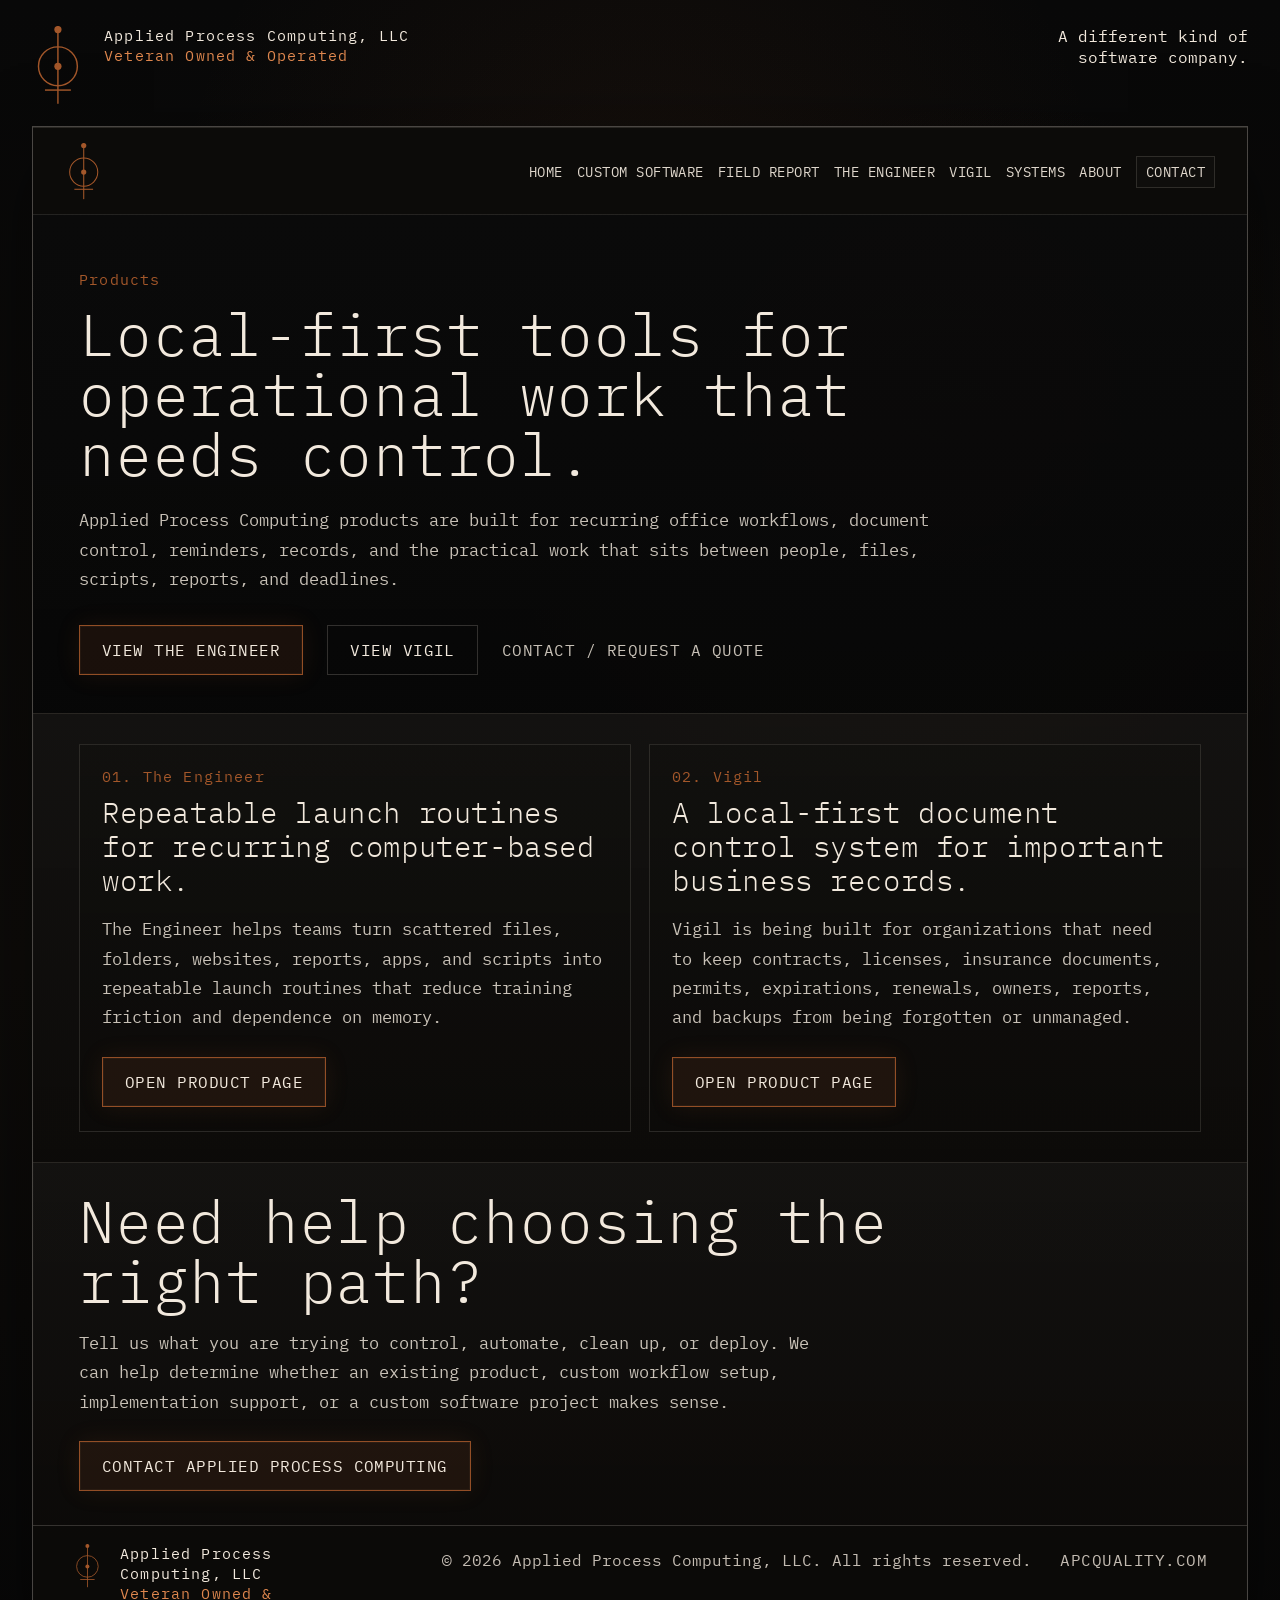
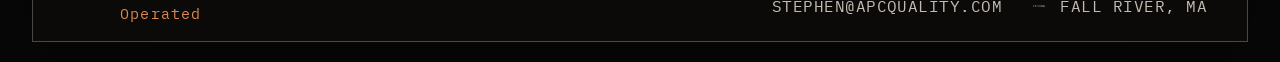
<file: products.html>
<!DOCTYPE html>
<html lang="en">
<head>
  <meta charset="UTF-8">
  <meta name="viewport" content="width=device-width, initial-scale=1.0">
  <title>Products | Applied Process Computing, LLC</title>
  <meta
    name="description"
    content="Explore Applied Process Computing, LLC products: The Engineer, a local Windows workflow tool, and Vigil, a local-first document control system in development."
  >
  <link rel="preconnect" href="https://fonts.googleapis.com">
  <link rel="preconnect" href="https://fonts.gstatic.com" crossorigin>
  <link
    href="https://fonts.googleapis.com/css2?family=IBM+Plex+Mono:wght@300;400;500;600&display=swap"
    rel="stylesheet"
  >
  <link rel="stylesheet" href="styles.css">
</head>
<body>
  <div class="page-shell">
    <header class="site-top">
      <div class="site-top__brand">
        <div class="logo-mark" aria-hidden="true">
          <span class="logo-circle"></span>
          <span class="logo-dot-top"></span>
          <span class="logo-dot-center"></span>
          <span class="logo-base"></span>
        </div>
        <div>
          <p class="eyebrow brand-name">Applied Process Computing, LLC</p>
          <p class="eyebrow eyebrow--accent">Veteran Owned &amp; Operated</p>
        </div>
      </div>
      <div class="site-top__statement">
        <p>A different kind of</p>
        <p>software company.</p>
      </div>
    </header>

    <main class="frame">
      <nav class="frame-nav site-section is-base" aria-label="Primary">
        <a class="frame-nav__brand" href="index.html" aria-label="Applied Process Computing, LLC home">
          <div class="logo-scale logo-scale--nav">
            <div class="logo-mark" aria-hidden="true">
              <span class="logo-circle"></span>
              <span class="logo-dot-top"></span>
              <span class="logo-dot-center"></span>
              <span class="logo-base"></span>
            </div>
          </div>
        </a>
        <div class="frame-nav__links">
          <a href="index.html">Home</a>
          <a href="custom-software.html">Custom Software</a>
          <a href="workflow-field-report.html">Field Report</a>
          <a href="engineer.html">The Engineer</a>
          <a href="vigil.html">Vigil</a>
          <a href="index.html#systems">Systems</a>
          <a href="index.html#about">About</a>
          <a class="button button--ghost button--nav" href="index.html#contact">Contact</a>
        </div>
      </nav>

      <section class="catalog-hero site-section is-hero">
        <div class="catalog-hero__copy">
          <p class="eyebrow eyebrow--accent catalog-label">Products</p>
          <h1>Local-first tools for operational work that needs control.</h1>
          <p class="catalog-hero__body">
            Applied Process Computing products are built for recurring office workflows, document control, reminders,
            records, and the practical work that sits between people, files, scripts, reports, and deadlines.
          </p>
          <div class="catalog-hero__actions">
            <a class="button button--primary" href="engineer.html">View The Engineer</a>
            <a class="button button--ghost" href="vigil.html">View Vigil</a>
            <a class="catalog-hero__link" href="index.html#contact">Contact / Request a Quote</a>
          </div>
        </div>
      </section>

      <section class="product-catalog site-section is-muted" aria-label="Product catalog">
        <article class="product-catalog__card">
          <p class="eyebrow eyebrow--accent product-catalog__number">01. The Engineer</p>
          <h2>Repeatable launch routines for recurring computer-based work.</h2>
          <p>
            The Engineer helps teams turn scattered files, folders, websites, reports, apps, and scripts into
            repeatable launch routines that reduce training friction and dependence on memory.
          </p>
          <a class="button button--primary" href="engineer.html">Open Product Page</a>
        </article>

        <article class="product-catalog__card">
          <p class="eyebrow eyebrow--accent product-catalog__number">02. Vigil</p>
          <h2>A local-first document control system for important business records.</h2>
          <p>
            Vigil is being built for organizations that need to keep contracts, licenses, insurance documents, permits,
            expirations, renewals, owners, reports, and backups from being forgotten or unmanaged.
          </p>
          <a class="button button--primary" href="vigil.html">Open Product Page</a>
        </article>
      </section>

      <section class="catalog-contact site-section is-muted">
        <div class="catalog-contact__panel">
          <h2>Need help choosing the right path?</h2>
          <p>
            Tell us what you are trying to control, automate, clean up, or deploy. We can help determine whether an
            existing product, custom workflow setup, implementation support, or a custom software project makes sense.
          </p>
          <a class="button button--primary" href="index.html#contact">Contact Applied Process Computing</a>
        </div>
      </section>

      <footer class="site-footer site-section is-base">
        <div class="site-footer__brand">
          <div class="logo-scale logo-scale--footer">
            <div class="logo-mark" aria-hidden="true">
              <span class="logo-circle"></span>
              <span class="logo-dot-top"></span>
              <span class="logo-dot-center"></span>
              <span class="logo-base"></span>
            </div>
          </div>
          <div>
            <p class="eyebrow brand-name">Applied Process Computing, LLC</p>
            <p class="eyebrow eyebrow--accent">Veteran Owned &amp; Operated</p>
          </div>
        </div>
        <div class="site-footer__meta">
          <p>&copy; 2026 Applied Process Computing, LLC. All rights reserved.</p>
          <a href="index.html">apcquality.com</a>
          <a href="mailto:stephen@apcquality.com">stephen@apcquality.com</a>
          <span class="site-footer__location">
            <img src="images/phone.png" alt="Applied Process Computing, LLC phone number">
            <span>Fall River, MA</span>
          </span>
        </div>
      </footer>
    </main>
  </div>
</body>
</html>
</file>
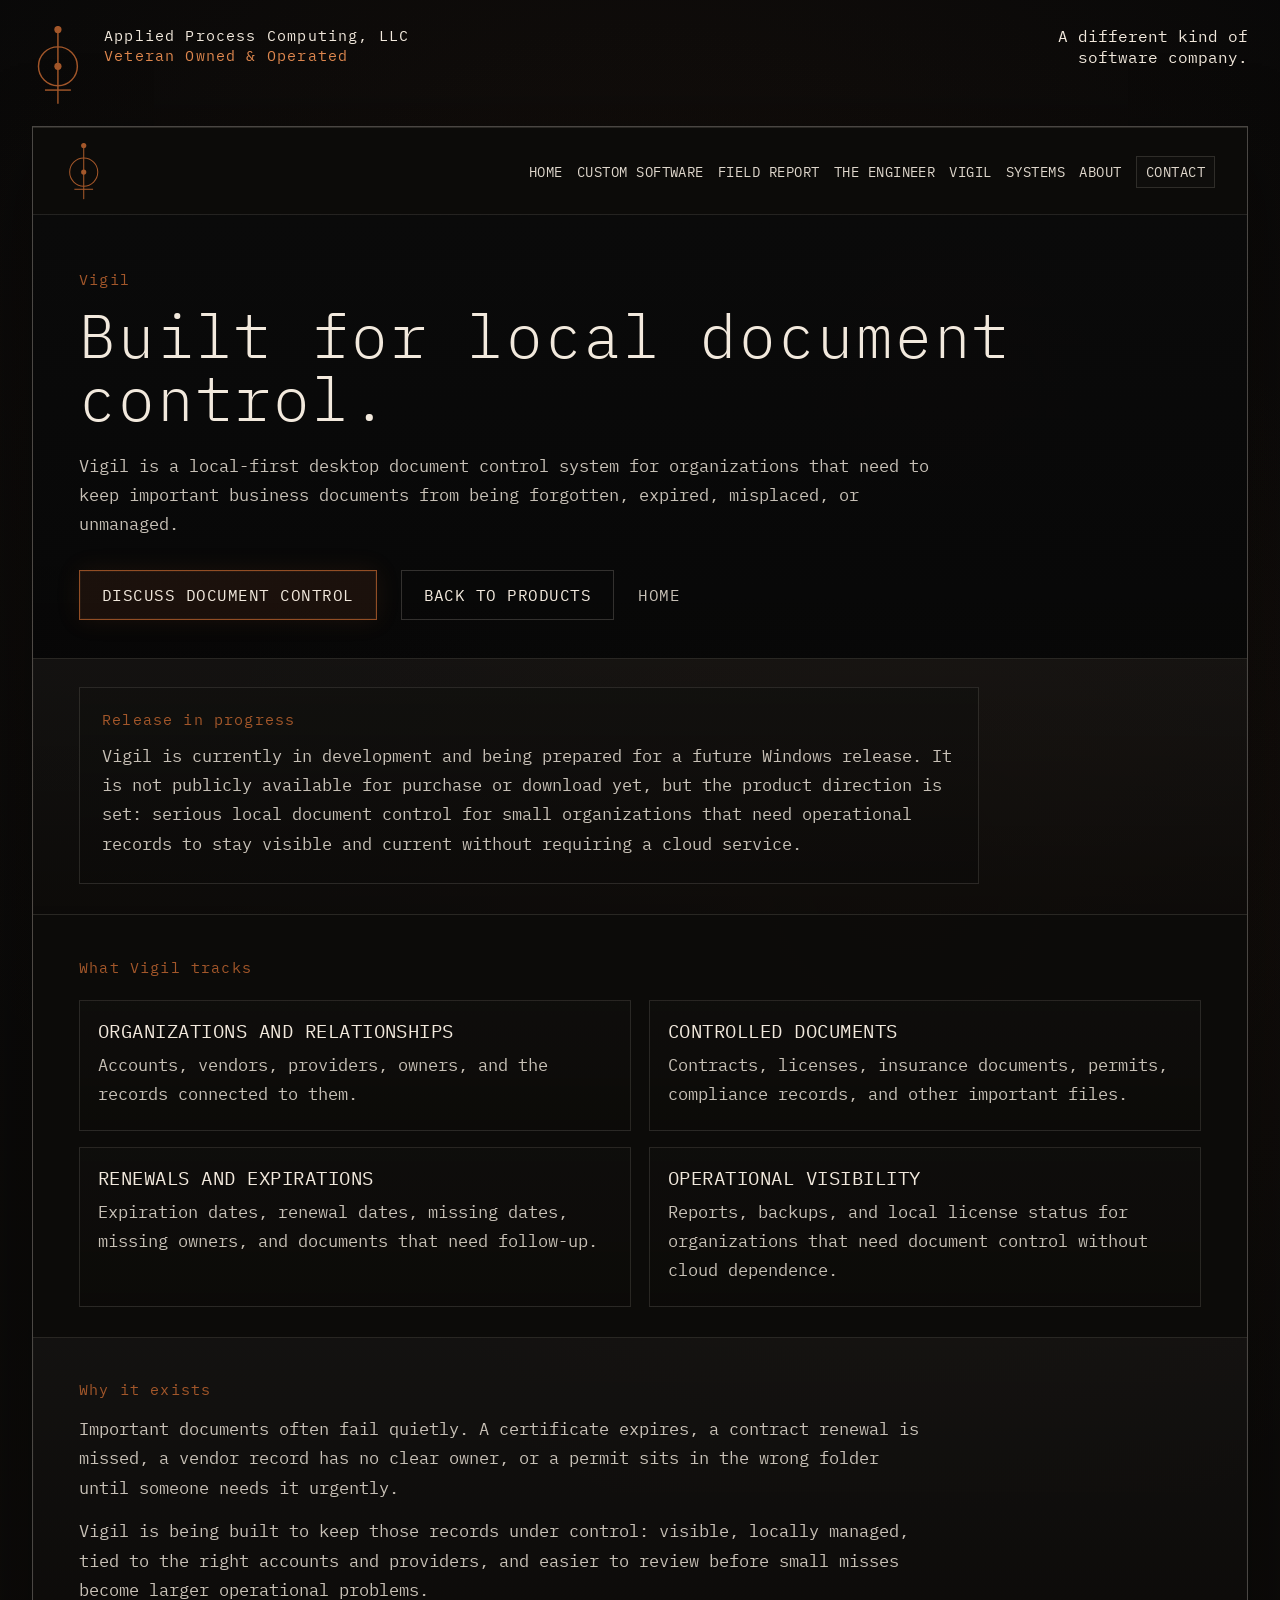
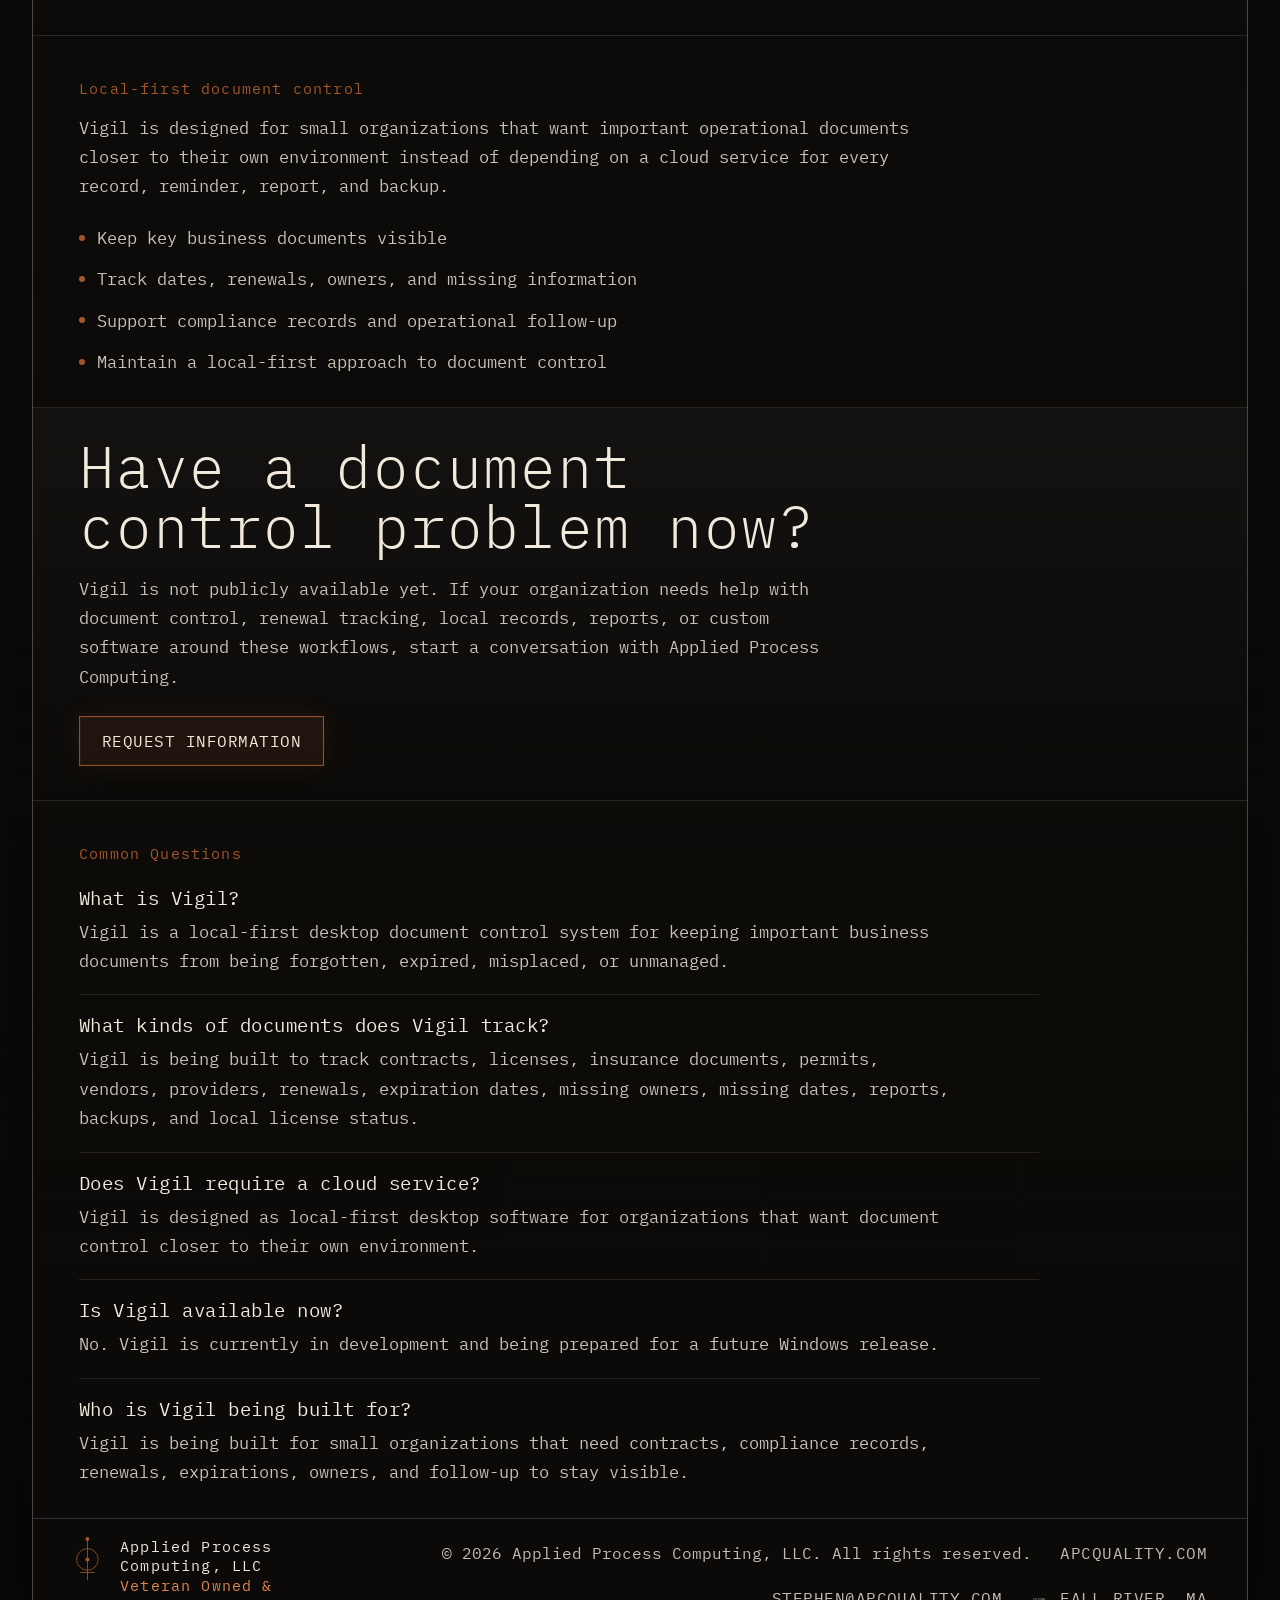
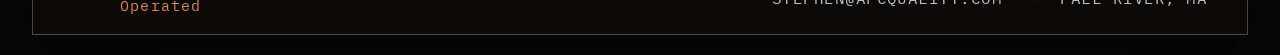
<file: vigil.html>
<!DOCTYPE html>
<html lang="en">
<head>
  <meta charset="UTF-8">
  <meta name="viewport" content="width=device-width, initial-scale=1.0">
  <title>Vigil | Applied Process Computing, LLC</title>
  <meta
    name="description"
    content="Vigil is a local-first desktop document control system in development for important business documents, renewals, expirations, and compliance records."
  >
  <link rel="preconnect" href="https://fonts.googleapis.com">
  <link rel="preconnect" href="https://fonts.gstatic.com" crossorigin>
  <link
    href="https://fonts.googleapis.com/css2?family=IBM+Plex+Mono:wght@300;400;500;600&display=swap"
    rel="stylesheet"
  >
  <link rel="stylesheet" href="styles.css">
</head>
<body>
  <div class="page-shell">
    <header class="site-top">
      <div class="site-top__brand">
        <div class="logo-mark" aria-hidden="true">
          <span class="logo-circle"></span>
          <span class="logo-dot-top"></span>
          <span class="logo-dot-center"></span>
          <span class="logo-base"></span>
        </div>
        <div>
          <p class="eyebrow brand-name">Applied Process Computing, LLC</p>
          <p class="eyebrow eyebrow--accent">Veteran Owned &amp; Operated</p>
        </div>
      </div>
      <div class="site-top__statement">
        <p>A different kind of</p>
        <p>software company.</p>
      </div>
    </header>

    <main class="frame">
      <nav class="frame-nav site-section is-base" aria-label="Primary">
        <a class="frame-nav__brand" href="index.html" aria-label="Applied Process Computing, LLC home">
          <div class="logo-scale logo-scale--nav">
            <div class="logo-mark" aria-hidden="true">
              <span class="logo-circle"></span>
              <span class="logo-dot-top"></span>
              <span class="logo-dot-center"></span>
              <span class="logo-base"></span>
            </div>
          </div>
        </a>
        <div class="frame-nav__links">
          <a href="index.html">Home</a>
          <a href="custom-software.html">Custom Software</a>
          <a href="workflow-field-report.html">Field Report</a>
          <a href="engineer.html">The Engineer</a>
          <a href="vigil.html">Vigil</a>
          <a href="index.html#systems">Systems</a>
          <a href="index.html#about">About</a>
          <a class="button button--ghost button--nav" href="index.html#contact">Contact</a>
        </div>
      </nav>

      <section class="engineer-hero site-section is-hero">
        <div class="engineer-hero__copy">
          <p class="eyebrow eyebrow--accent engineer-label">Vigil</p>
          <h1>Built for local document control.</h1>
          <p class="engineer-hero__body">
            Vigil is a local-first desktop document control system for organizations that need to keep important
            business documents from being forgotten, expired, misplaced, or unmanaged.
          </p>
          <div class="engineer-hero__actions">
            <a class="button button--primary" href="index.html#contact">Discuss Document Control</a>
            <a class="button button--ghost" href="products.html">Back to Products</a>
            <a class="catalog-hero__link" href="index.html">Home</a>
          </div>
        </div>
      </section>

      <section class="vigil-status site-section is-muted">
        <div class="vigil-status__panel">
          <p class="eyebrow eyebrow--accent engineer-section__label">Release in progress</p>
          <p>
            Vigil is currently in development and being prepared for a future Windows release. It is not publicly
            available for purchase or download yet, but the product direction is set: serious local document control
            for small organizations that need operational records to stay visible and current without requiring a
            cloud service.
          </p>
        </div>
      </section>

      <section class="engineer-functions site-section is-base">
        <div class="engineer-section__header">
          <p class="eyebrow eyebrow--accent engineer-section__label">What Vigil tracks</p>
        </div>
        <div class="engineer-functions__grid">
          <article class="engineer-functions__item">
            <h3>Organizations and relationships</h3>
            <p>Accounts, vendors, providers, owners, and the records connected to them.</p>
          </article>
          <article class="engineer-functions__item">
            <h3>Controlled documents</h3>
            <p>Contracts, licenses, insurance documents, permits, compliance records, and other important files.</p>
          </article>
          <article class="engineer-functions__item">
            <h3>Renewals and expirations</h3>
            <p>Expiration dates, renewal dates, missing dates, missing owners, and documents that need follow-up.</p>
          </article>
          <article class="engineer-functions__item">
            <h3>Operational visibility</h3>
            <p>Reports, backups, and local license status for organizations that need document control without cloud dependence.</p>
          </article>
        </div>
      </section>

      <section class="engineer-local site-section is-muted">
        <div class="engineer-section__header">
          <p class="eyebrow eyebrow--accent engineer-section__label">Why it exists</p>
          <p class="engineer-section__intro">
            Important documents often fail quietly. A certificate expires, a contract renewal is missed, a vendor record
            has no clear owner, or a permit sits in the wrong folder until someone needs it urgently.
          </p>
          <p class="engineer-section__intro">
            Vigil is being built to keep those records under control: visible, locally managed, tied to the right
            accounts and providers, and easier to review before small misses become larger operational problems.
          </p>
        </div>
      </section>

      <section class="engineer-usecase site-section is-base">
        <div class="engineer-section__header">
          <p class="eyebrow eyebrow--accent engineer-section__label">Local-first document control</p>
          <p class="engineer-section__intro">
            Vigil is designed for small organizations that want important operational documents closer to their own
            environment instead of depending on a cloud service for every record, reminder, report, and backup.
          </p>
        </div>
        <ul class="engineer-local__list">
          <li>Keep key business documents visible</li>
          <li>Track dates, renewals, owners, and missing information</li>
          <li>Support compliance records and operational follow-up</li>
          <li>Maintain a local-first approach to document control</li>
        </ul>
      </section>

      <section class="catalog-contact site-section is-muted">
        <div class="catalog-contact__panel">
          <h2>Have a document control problem now?</h2>
          <p>
            Vigil is not publicly available yet. If your organization needs help with document control, renewal tracking,
            local records, reports, or custom software around these workflows, start a conversation with Applied Process Computing.
          </p>
          <a class="button button--primary" href="index.html#contact">Request Information</a>
        </div>
      </section>

      <section class="service-faq site-section is-base">
        <div class="service-section__header">
          <p class="eyebrow eyebrow--accent service-section__label">Common Questions</p>
        </div>
        <div class="service-faq__grid">
          <article class="service-faq__item">
            <h3>What is Vigil?</h3>
            <p>
              Vigil is a local-first desktop document control system for keeping important business documents from
              being forgotten, expired, misplaced, or unmanaged.
            </p>
          </article>
          <article class="service-faq__item">
            <h3>What kinds of documents does Vigil track?</h3>
            <p>
              Vigil is being built to track contracts, licenses, insurance documents, permits, vendors, providers,
              renewals, expiration dates, missing owners, missing dates, reports, backups, and local license status.
            </p>
          </article>
          <article class="service-faq__item">
            <h3>Does Vigil require a cloud service?</h3>
            <p>
              Vigil is designed as local-first desktop software for organizations that want document control closer to
              their own environment.
            </p>
          </article>
          <article class="service-faq__item">
            <h3>Is Vigil available now?</h3>
            <p>
              No. Vigil is currently in development and being prepared for a future Windows release.
            </p>
          </article>
          <article class="service-faq__item">
            <h3>Who is Vigil being built for?</h3>
            <p>
              Vigil is being built for small organizations that need contracts, compliance records, renewals,
              expirations, owners, and follow-up to stay visible.
            </p>
          </article>
        </div>
      </section>

      <footer class="site-footer site-section is-base">
        <div class="site-footer__brand">
          <div class="logo-scale logo-scale--footer">
            <div class="logo-mark" aria-hidden="true">
              <span class="logo-circle"></span>
              <span class="logo-dot-top"></span>
              <span class="logo-dot-center"></span>
              <span class="logo-base"></span>
            </div>
          </div>
          <div>
            <p class="eyebrow brand-name">Applied Process Computing, LLC</p>
            <p class="eyebrow eyebrow--accent">Veteran Owned &amp; Operated</p>
          </div>
        </div>
        <div class="site-footer__meta">
          <p>&copy; 2026 Applied Process Computing, LLC. All rights reserved.</p>
          <a href="index.html">apcquality.com</a>
          <a href="mailto:stephen@apcquality.com">stephen@apcquality.com</a>
          <span class="site-footer__location">
            <img src="images/phone.png" alt="Applied Process Computing, LLC phone number">
            <span>Fall River, MA</span>
          </span>
        </div>
      </footer>
    </main>
  </div>
</body>
</html>
</file>
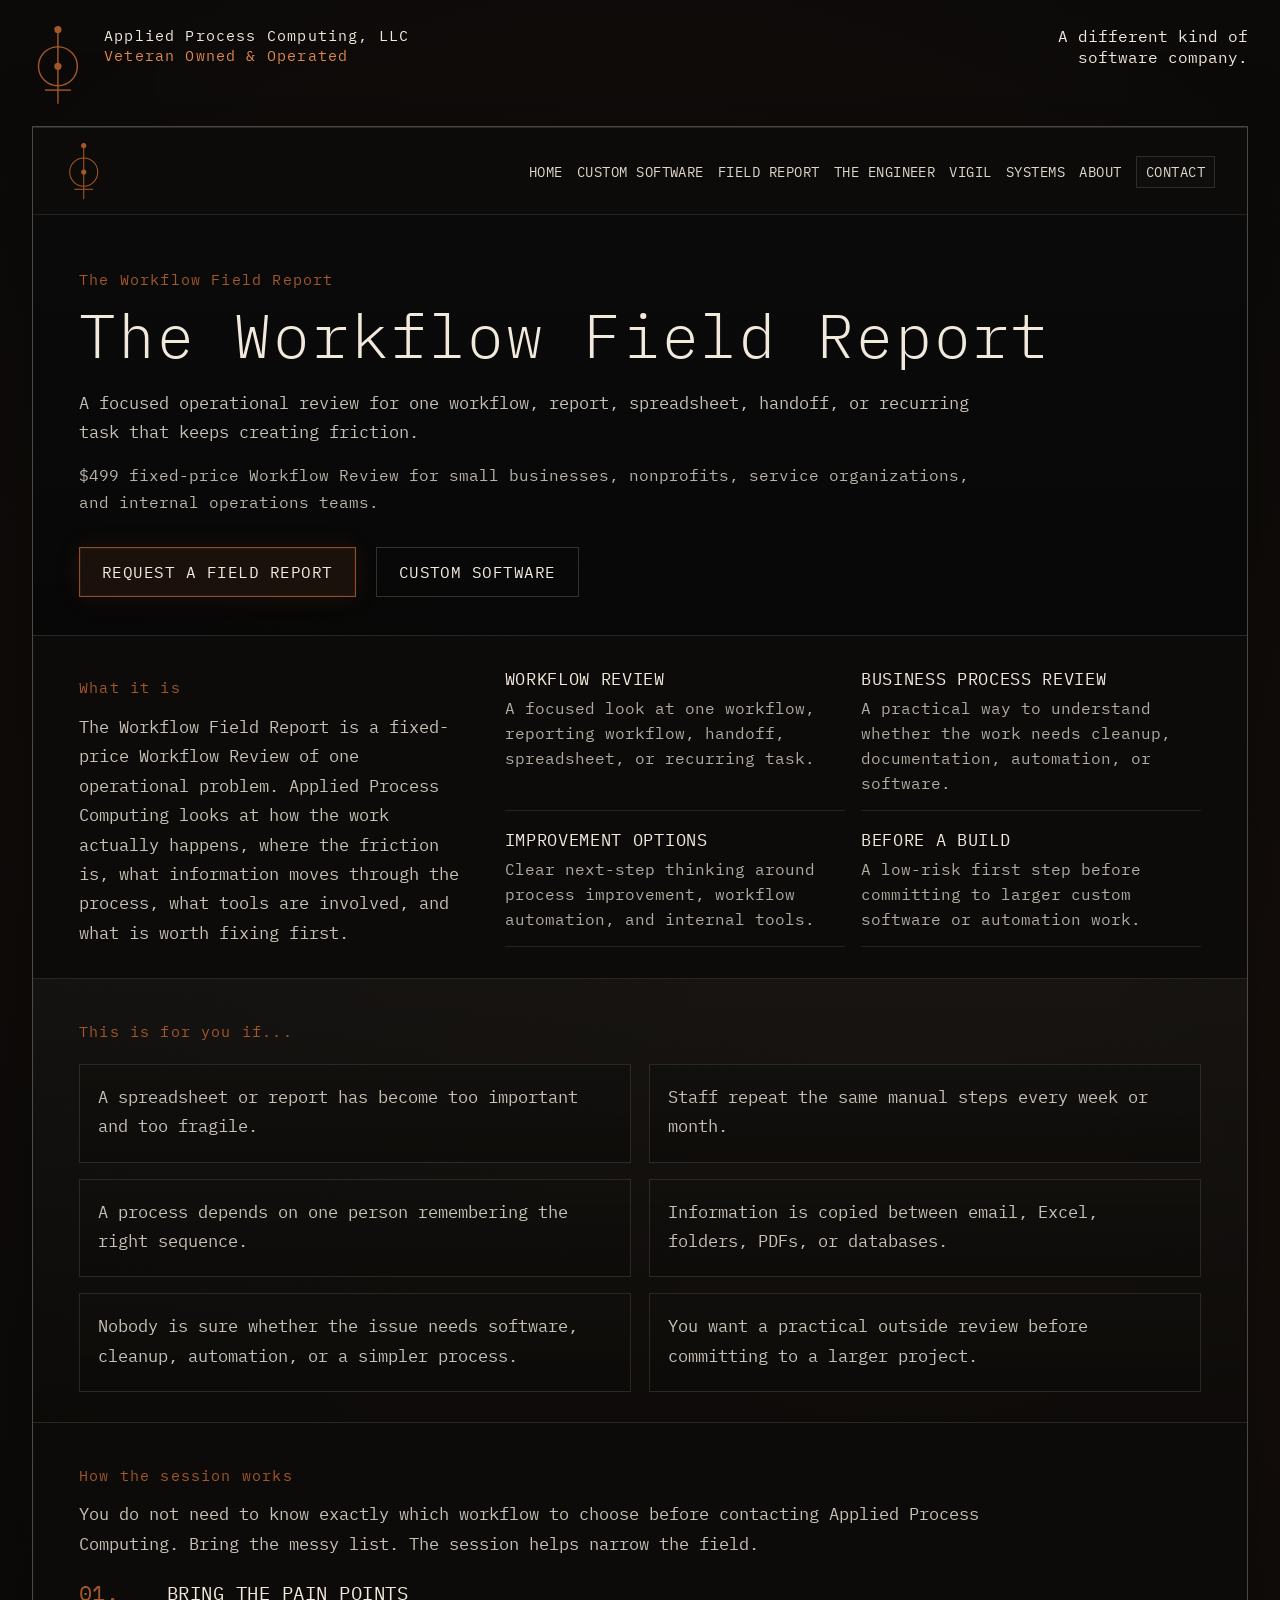
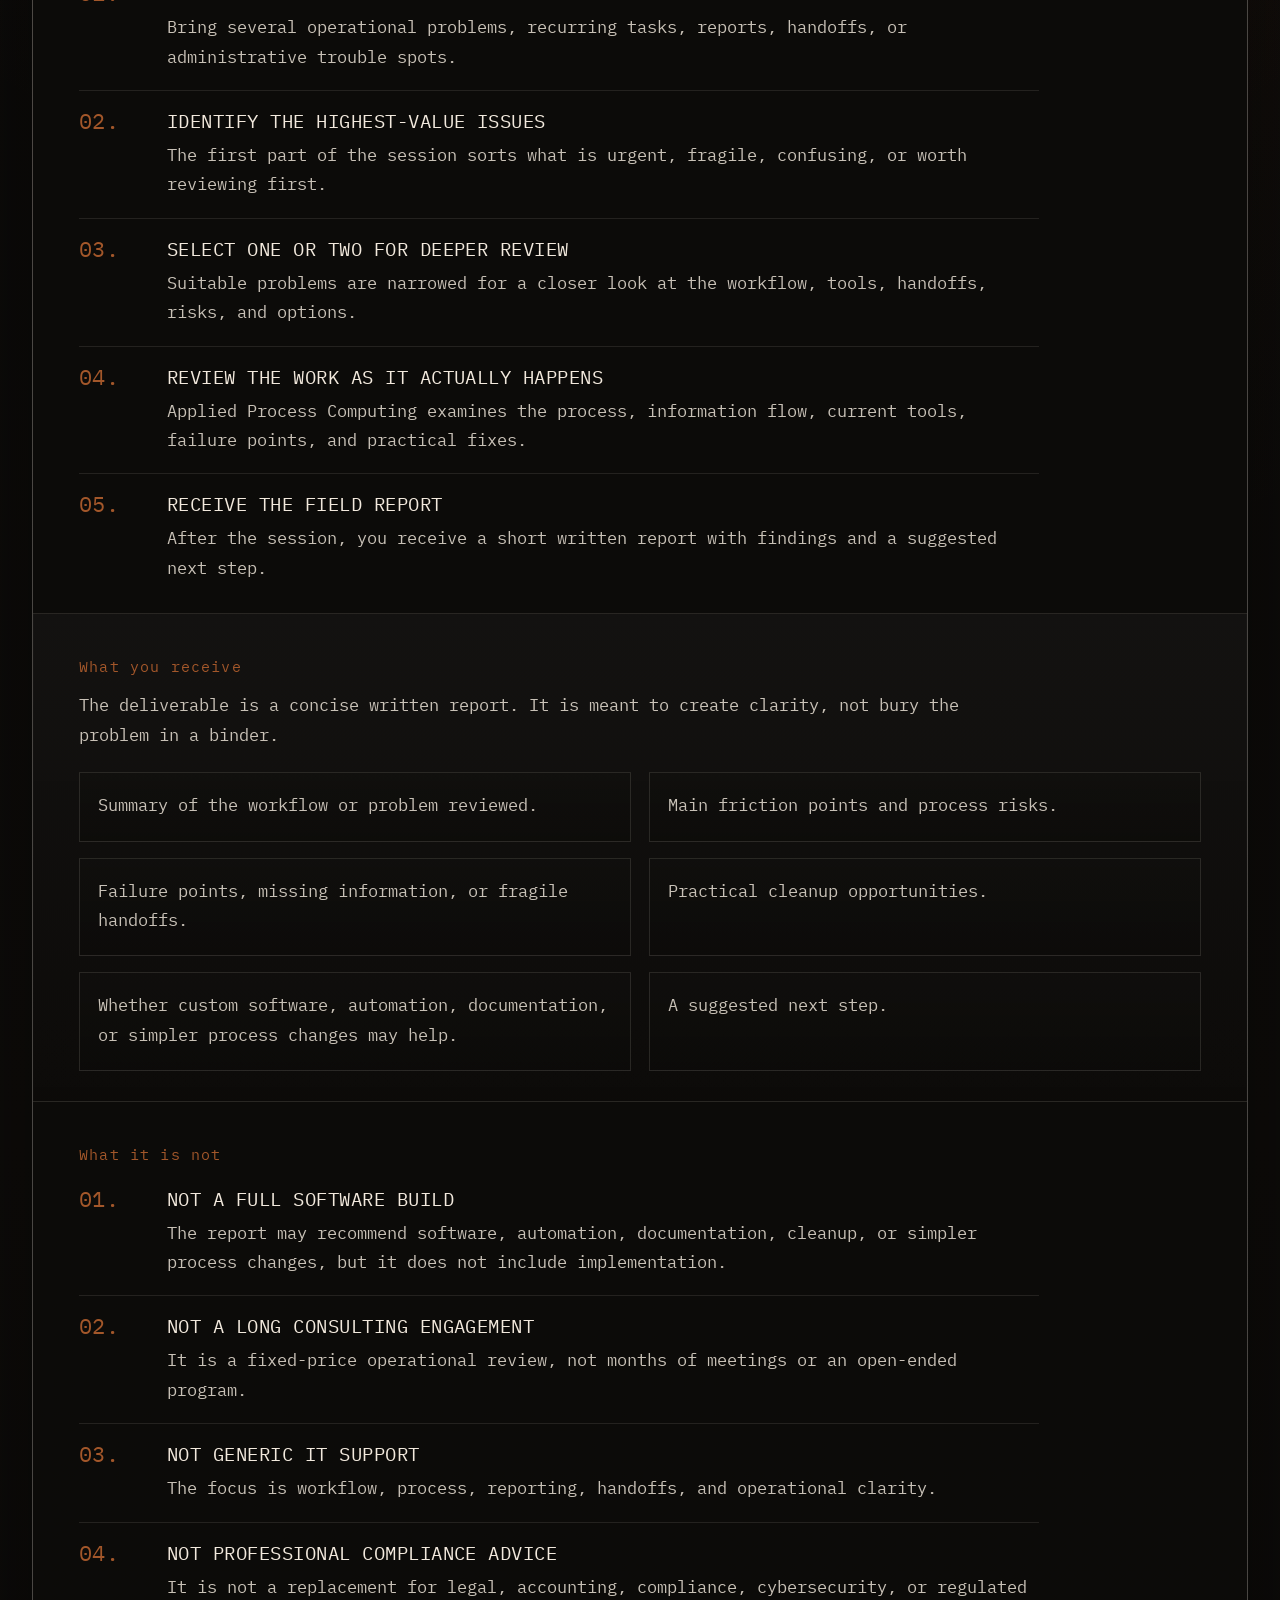
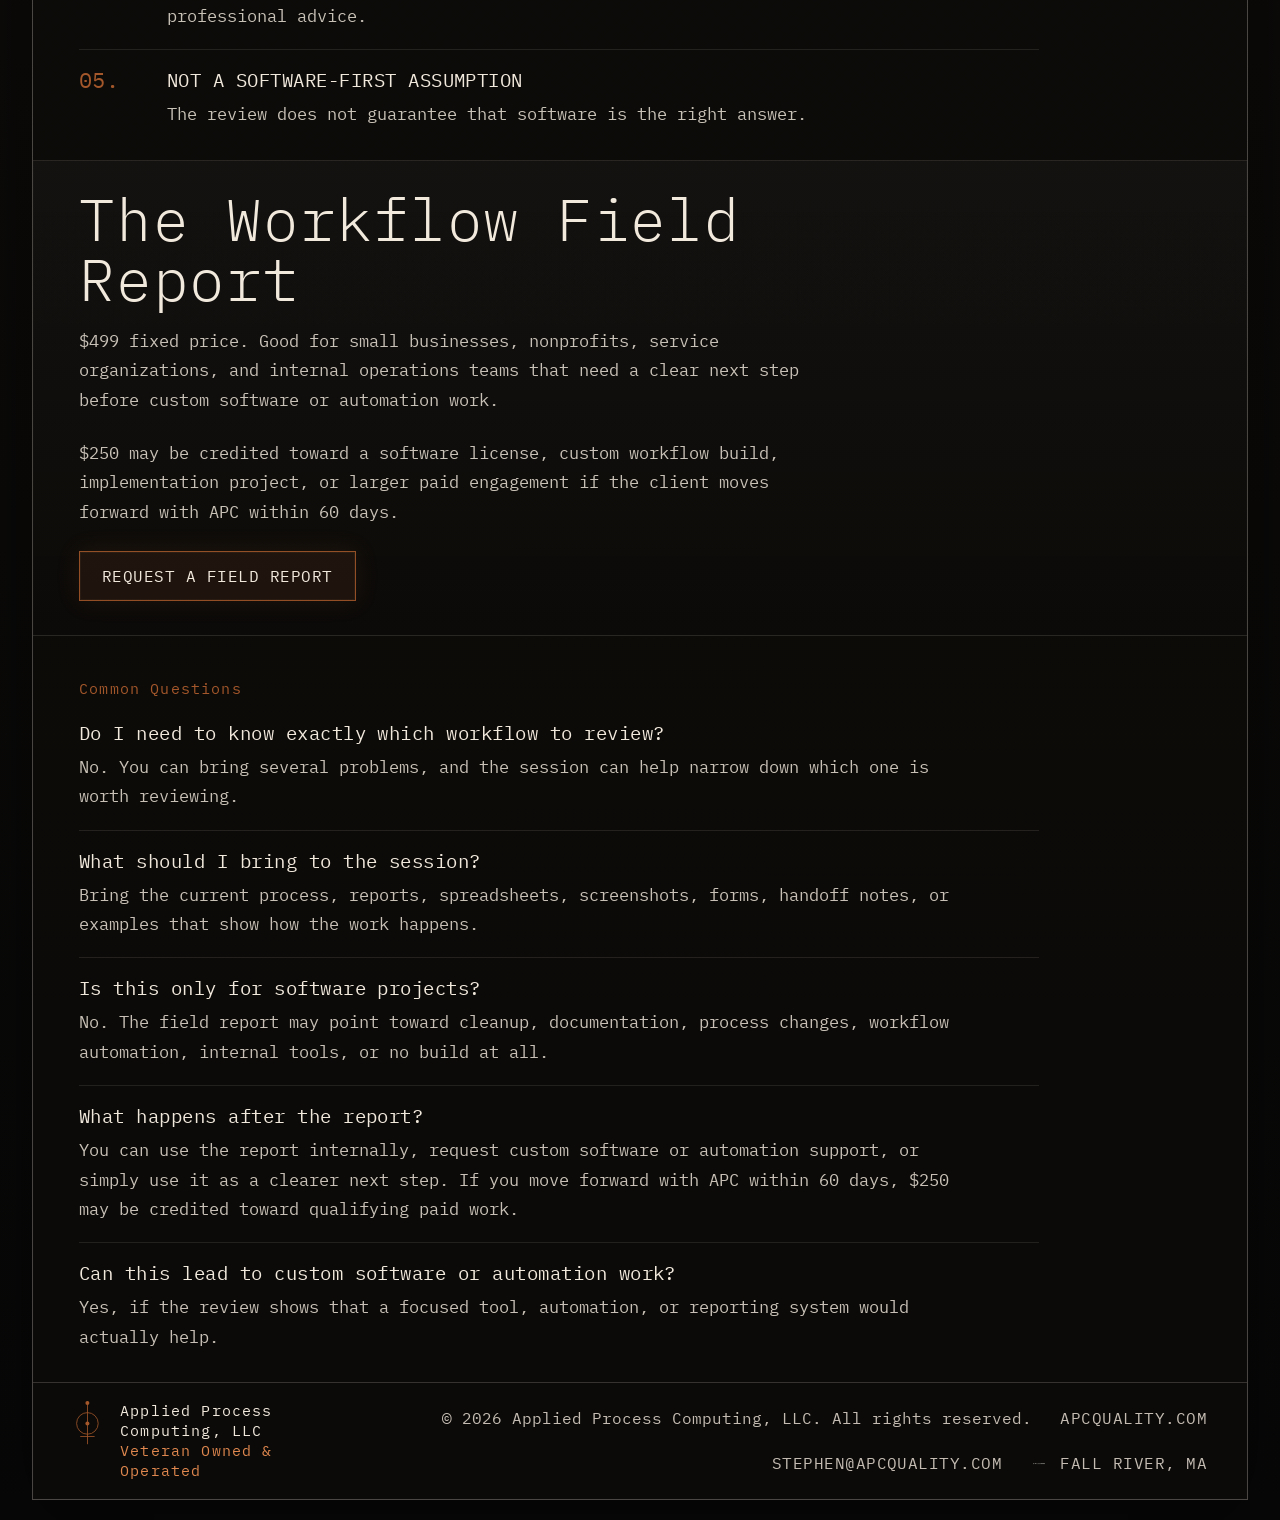
<file: workflow-field-report.html>
<!DOCTYPE html>
<html lang="en">
<head>
  <meta charset="UTF-8">
  <meta name="viewport" content="width=device-width, initial-scale=1.0">
  <title>Workflow Field Report | Applied Process Computing, LLC</title>
  <meta
    name="description"
    content="A $499 fixed-price Workflow Review for small businesses, nonprofits, and organizations that need a clear next step for messy reports, handoffs, spreadsheets, or recurring processes."
  >
  <link rel="preconnect" href="https://fonts.googleapis.com">
  <link rel="preconnect" href="https://fonts.gstatic.com" crossorigin>
  <link
    href="https://fonts.googleapis.com/css2?family=IBM+Plex+Mono:wght@300;400;500;600&display=swap"
    rel="stylesheet"
  >
  <link rel="stylesheet" href="styles.css">
</head>
<body>
  <div class="page-shell">
    <header class="site-top">
      <div class="site-top__brand">
        <div class="logo-mark" aria-hidden="true">
          <span class="logo-circle"></span>
          <span class="logo-dot-top"></span>
          <span class="logo-dot-center"></span>
          <span class="logo-base"></span>
        </div>
        <div>
          <p class="eyebrow brand-name">Applied Process Computing, LLC</p>
          <p class="eyebrow eyebrow--accent">Veteran Owned &amp; Operated</p>
        </div>
      </div>
      <div class="site-top__statement">
        <p>A different kind of</p>
        <p>software company.</p>
      </div>
    </header>

    <main class="frame">
      <nav class="frame-nav site-section is-base" aria-label="Primary">
        <a class="frame-nav__brand" href="index.html" aria-label="Applied Process Computing, LLC home">
          <div class="logo-scale logo-scale--nav">
            <div class="logo-mark" aria-hidden="true">
              <span class="logo-circle"></span>
              <span class="logo-dot-top"></span>
              <span class="logo-dot-center"></span>
              <span class="logo-base"></span>
            </div>
          </div>
        </a>
        <div class="frame-nav__links">
          <a href="index.html">Home</a>
          <a href="custom-software.html">Custom Software</a>
          <a href="workflow-field-report.html">Field Report</a>
          <a href="engineer.html">The Engineer</a>
          <a href="vigil.html">Vigil</a>
          <a href="index.html#systems">Systems</a>
          <a href="index.html#about">About</a>
          <a class="button button--ghost button--nav" href="index.html#contact">Contact</a>
        </div>
      </nav>

      <section class="service-hero site-section is-hero">
        <div class="service-hero__copy">
          <p class="eyebrow eyebrow--accent service-label">The Workflow Field Report</p>
          <h1>The Workflow Field Report</h1>
          <p class="service-hero__body">
            A focused operational review for one workflow, report, spreadsheet, handoff, or recurring task that keeps
            creating friction.
          </p>
          <p class="service-hero__local">
            $499 fixed-price Workflow Review for small businesses, nonprofits, service organizations, and internal operations teams.
          </p>
          <div class="service-hero__actions">
            <a class="button button--primary" href="index.html#contact">Request a Field Report</a>
            <a class="button button--ghost" href="custom-software.html">Custom Software</a>
          </div>
        </div>
      </section>

      <section class="service-builds site-section is-base">
        <div class="service-builds__intro">
          <div class="service-section__header">
            <p class="eyebrow eyebrow--accent service-section__label">What it is</p>
            <p class="service-section__intro">
              The Workflow Field Report is a fixed-price Workflow Review of one operational problem. Applied Process
              Computing looks at how the work actually happens, where the friction is, what information moves through
              the process, what tools are involved, and what is worth fixing first.
            </p>
          </div>
        </div>
        <div class="service-builds__grid">
          <article class="service-builds__item">
            <h3>Workflow review</h3>
            <p>A focused look at one workflow, reporting workflow, handoff, spreadsheet, or recurring task.</p>
          </article>
          <article class="service-builds__item">
            <h3>Business process review</h3>
            <p>A practical way to understand whether the work needs cleanup, documentation, automation, or software.</p>
          </article>
          <article class="service-builds__item">
            <h3>Improvement options</h3>
            <p>Clear next-step thinking around process improvement, workflow automation, and internal tools.</p>
          </article>
          <article class="service-builds__item">
            <h3>Before a build</h3>
            <p>A low-risk first step before committing to larger custom software or automation work.</p>
          </article>
        </div>
      </section>

      <section class="service-fit site-section is-muted">
        <div class="service-section__header">
          <p class="eyebrow eyebrow--accent service-section__label">This is for you if...</p>
        </div>
        <div class="service-fit__grid">
          <article class="service-fit__item"><p>A spreadsheet or report has become too important and too fragile.</p></article>
          <article class="service-fit__item"><p>Staff repeat the same manual steps every week or month.</p></article>
          <article class="service-fit__item"><p>A process depends on one person remembering the right sequence.</p></article>
          <article class="service-fit__item"><p>Information is copied between email, Excel, folders, PDFs, or databases.</p></article>
          <article class="service-fit__item"><p>Nobody is sure whether the issue needs software, cleanup, automation, or a simpler process.</p></article>
          <article class="service-fit__item"><p>You want a practical outside review before committing to a larger project.</p></article>
        </div>
      </section>

      <section class="service-process site-section is-base">
        <div class="service-section__header">
          <p class="eyebrow eyebrow--accent service-section__label">How the session works</p>
          <p class="service-section__intro">
            You do not need to know exactly which workflow to choose before contacting Applied Process Computing.
            Bring the messy list. The session helps narrow the field.
          </p>
        </div>
        <div class="service-process__list">
          <article class="service-process__item">
            <div class="service-process__number">01.</div>
            <div>
              <h3>Bring the pain points</h3>
              <p>Bring several operational problems, recurring tasks, reports, handoffs, or administrative trouble spots.</p>
            </div>
          </article>
          <article class="service-process__item">
            <div class="service-process__number">02.</div>
            <div>
              <h3>Identify the highest-value issues</h3>
              <p>The first part of the session sorts what is urgent, fragile, confusing, or worth reviewing first.</p>
            </div>
          </article>
          <article class="service-process__item">
            <div class="service-process__number">03.</div>
            <div>
              <h3>Select one or two for deeper review</h3>
              <p>Suitable problems are narrowed for a closer look at the workflow, tools, handoffs, risks, and options.</p>
            </div>
          </article>
          <article class="service-process__item">
            <div class="service-process__number">04.</div>
            <div>
              <h3>Review the work as it actually happens</h3>
              <p>Applied Process Computing examines the process, information flow, current tools, failure points, and practical fixes.</p>
            </div>
          </article>
          <article class="service-process__item">
            <div class="service-process__number">05.</div>
            <div>
              <h3>Receive the field report</h3>
              <p>After the session, you receive a short written report with findings and a suggested next step.</p>
            </div>
          </article>
        </div>
      </section>

      <section class="service-fit site-section is-muted">
        <div class="service-section__header">
          <p class="eyebrow eyebrow--accent service-section__label">What you receive</p>
          <p class="service-section__intro">
            The deliverable is a concise written report. It is meant to create clarity, not bury the problem in a binder.
          </p>
        </div>
        <div class="service-fit__grid">
          <article class="service-fit__item"><p>Summary of the workflow or problem reviewed.</p></article>
          <article class="service-fit__item"><p>Main friction points and process risks.</p></article>
          <article class="service-fit__item"><p>Failure points, missing information, or fragile handoffs.</p></article>
          <article class="service-fit__item"><p>Practical cleanup opportunities.</p></article>
          <article class="service-fit__item"><p>Whether custom software, automation, documentation, or simpler process changes may help.</p></article>
          <article class="service-fit__item"><p>A suggested next step.</p></article>
        </div>
      </section>

      <section class="service-process site-section is-base">
        <div class="service-section__header">
          <p class="eyebrow eyebrow--accent service-section__label">What it is not</p>
        </div>
        <div class="service-process__list">
          <article class="service-process__item">
            <div class="service-process__number">01.</div>
            <div>
              <h3>Not a full software build</h3>
              <p>The report may recommend software, automation, documentation, cleanup, or simpler process changes, but it does not include implementation.</p>
            </div>
          </article>
          <article class="service-process__item">
            <div class="service-process__number">02.</div>
            <div>
              <h3>Not a long consulting engagement</h3>
              <p>It is a fixed-price operational review, not months of meetings or an open-ended program.</p>
            </div>
          </article>
          <article class="service-process__item">
            <div class="service-process__number">03.</div>
            <div>
              <h3>Not generic IT support</h3>
              <p>The focus is workflow, process, reporting, handoffs, and operational clarity.</p>
            </div>
          </article>
          <article class="service-process__item">
            <div class="service-process__number">04.</div>
            <div>
              <h3>Not professional compliance advice</h3>
              <p>It is not a replacement for legal, accounting, compliance, cybersecurity, or regulated professional advice.</p>
            </div>
          </article>
          <article class="service-process__item">
            <div class="service-process__number">05.</div>
            <div>
              <h3>Not a software-first assumption</h3>
              <p>The review does not guarantee that software is the right answer.</p>
            </div>
          </article>
        </div>
      </section>

      <section class="catalog-contact site-section is-muted">
        <div class="catalog-contact__panel">
          <h2>The Workflow Field Report</h2>
          <p>
            $499 fixed price. Good for small businesses, nonprofits, service organizations, and internal
            operations teams that need a clear next step before custom software or automation work.
          </p>
          <p>
            $250 may be credited toward a software license, custom workflow build, implementation project, or larger
            paid engagement if the client moves forward with APC within 60 days.
          </p>
          <a class="button button--primary" href="index.html#contact">Request a Field Report</a>
        </div>
      </section>

      <section class="service-faq site-section is-base">
        <div class="service-section__header">
          <p class="eyebrow eyebrow--accent service-section__label">Common Questions</p>
        </div>
        <div class="service-faq__grid">
          <article class="service-faq__item">
            <h3>Do I need to know exactly which workflow to review?</h3>
            <p>
              No. You can bring several problems, and the session can help narrow down which one is worth reviewing.
            </p>
          </article>
          <article class="service-faq__item">
            <h3>What should I bring to the session?</h3>
            <p>
              Bring the current process, reports, spreadsheets, screenshots, forms, handoff notes, or examples that show how the work happens.
            </p>
          </article>
          <article class="service-faq__item">
            <h3>Is this only for software projects?</h3>
            <p>
              No. The field report may point toward cleanup, documentation, process changes, workflow automation, internal tools, or no build at all.
            </p>
          </article>
          <article class="service-faq__item">
            <h3>What happens after the report?</h3>
            <p>
              You can use the report internally, request custom software or automation support, or simply use it as a clearer next step.
              If you move forward with APC within 60 days, $250 may be credited toward qualifying paid work.
            </p>
          </article>
          <article class="service-faq__item">
            <h3>Can this lead to custom software or automation work?</h3>
            <p>
              Yes, if the review shows that a focused tool, automation, or reporting system would actually help.
            </p>
          </article>
        </div>
      </section>

      <footer class="site-footer site-section is-base">
        <div class="site-footer__brand">
          <div class="logo-scale logo-scale--footer">
            <div class="logo-mark" aria-hidden="true">
              <span class="logo-circle"></span>
              <span class="logo-dot-top"></span>
              <span class="logo-dot-center"></span>
              <span class="logo-base"></span>
            </div>
          </div>
          <div>
            <p class="eyebrow brand-name">Applied Process Computing, LLC</p>
            <p class="eyebrow eyebrow--accent">Veteran Owned &amp; Operated</p>
          </div>
        </div>
        <div class="site-footer__meta">
          <p>&copy; 2026 Applied Process Computing, LLC. All rights reserved.</p>
          <a href="index.html">apcquality.com</a>
          <a href="mailto:stephen@apcquality.com">stephen@apcquality.com</a>
          <span class="site-footer__location">
            <img src="images/phone.png" alt="Applied Process Computing, LLC phone number">
            <span>Fall River, MA</span>
          </span>
        </div>
      </footer>
    </main>
  </div>
</body>
</html>
</file>
<file: styles.css>
:root {
  --void: #0d0b09;
  --shadow: #1a1816;
  --distance: #27313a;
  --fade: #5c474b;
  --moss: #4c503f;
  --ember: #a3572a;
  --parchment: #f2e9dd;
  --border: rgba(242, 233, 221, 0.18);
  --border-strong: rgba(242, 233, 221, 0.28);
  --glow: rgba(163, 87, 42, 0.32);
  --content-width: min(1460px, calc(100vw - 64px));
  --transition: 180ms ease;
}

*,
*::before,
*::after {
  box-sizing: border-box;
}

html {
  scroll-behavior: smooth;
}

body {
  margin: 0;
  min-height: 100vh;
  background:
    radial-gradient(circle at 50% 14%, rgba(163, 87, 42, 0.08), transparent 30%),
    radial-gradient(circle at 78% 28%, rgba(163, 87, 42, 0.06), transparent 24%),
    linear-gradient(180deg, #080808 0%, var(--void) 58%, #070707 100%);
  color: var(--parchment);
  font-family: "IBM Plex Mono", monospace;
  text-transform: uppercase;
  letter-spacing: 0.03em;
}

img {
  display: block;
  max-width: 100%;
}

a {
  color: inherit;
  text-decoration: none;
}

p,
li,
input,
textarea,
button {
  text-transform: none;
  letter-spacing: normal;
}

.page-shell {
  width: var(--content-width);
  margin: 0 auto;
  padding: 22px 0 20px;
}

.site-top {
  display: flex;
  justify-content: space-between;
  align-items: flex-start;
  gap: 24px;
  padding: 4px 0 12px;
  margin-bottom: 8px;
}

.site-top__brand,
.site-footer__brand {
  display: flex;
  align-items: flex-start;
  gap: 18px;
}

.site-top .logo-mark {
  transform: scale(0.72);
  transform-origin: top left;
  margin-right: -18px;
  margin-bottom: -32px;
}

.frame-nav__brand {
  display: inline-flex;
  align-items: center;
}

.site-top__statement {
  max-width: 300px;
  text-align: right;
  font-size: 1rem;
  line-height: 1.3;
}

.site-top__statement p,
.site-top__brand p,
.site-footer__brand p {
  margin: 0;
}

.brand-name {
  font-size: 1.3rem;
  color: var(--parchment);
}

.eyebrow {
  font-size: 0.92rem;
  line-height: 1.35;
  letter-spacing: 0.08em;
}

.eyebrow--accent {
  color: #df874e;
}

.frame {
  position: relative;
  border: 1px solid var(--border-strong);
  background:
    linear-gradient(180deg, rgba(255, 255, 255, 0.008), rgba(255, 255, 255, 0)),
    radial-gradient(circle at 72% 24%, rgba(163, 87, 42, 0.07), transparent 28%),
    rgba(7, 7, 7, 0.82);
  box-shadow:
    inset 0 0 0 1px rgba(255, 255, 255, 0.03),
    0 24px 80px rgba(0, 0, 0, 0.36);
  overflow: hidden;
}

.frame::before {
  content: "";
  position: absolute;
  inset: 0;
  background:
    linear-gradient(transparent 97%, rgba(242, 233, 221, 0.02) 100%),
    linear-gradient(90deg, transparent 97%, rgba(242, 233, 221, 0.02) 100%);
  background-size: 100% 46px, 46px 100%;
  opacity: 0.14;
  pointer-events: none;
}

.frame-nav,
.hero,
.philosophy,
.capabilities,
.products,
.lower-grid,
.service-area,
.contact,
.site-footer {
  position: relative;
  z-index: 1;
}

.frame-nav {
  display: flex;
  justify-content: space-between;
  align-items: center;
  gap: 18px;
  padding: 15px 32px 13px;
}

.frame-nav__links {
  display: flex;
  align-items: center;
  gap: 9px 14px;
  flex-wrap: wrap;
}

.frame-nav__links a {
  font-size: 0.86rem;
  color: rgba(242, 233, 221, 0.92);
  transition: color var(--transition), text-shadow var(--transition), border-color var(--transition), background-color var(--transition);
}

.frame-nav__links a:hover,
.frame-nav__links a:focus-visible {
  color: #f6b17d;
  text-shadow: 0 0 14px rgba(163, 87, 42, 0.28);
}

.site-section {
  border-top: 1px solid rgba(242, 233, 221, 0.12);
}

.site-section.is-base {
  background: rgba(13, 11, 9, 0.92);
}

.site-section.is-muted {
  background: linear-gradient(180deg, rgba(26, 24, 22, 0.62), rgba(13, 11, 9, 0.82));
}

.site-section.is-hero {
  background:
    linear-gradient(180deg, rgba(10, 10, 10, 0.9), rgba(7, 7, 7, 0.95)),
    radial-gradient(circle at 76% 42%, rgba(163, 87, 42, 0.06), transparent 26%);
}

.section-grid {
  border-top: 0;
}

.hero {
  display: grid;
  grid-template-columns: minmax(340px, 0.92fr) minmax(380px, 1.08fr);
  gap: 28px;
  padding: 38px 46px 34px;
  align-items: center;
}

.hero__copy {
  max-width: 560px;
}

.hero h1,
.contact h2 {
  margin: 0;
  font-size: clamp(3rem, 5.9vw, 5.8rem);
  line-height: 0.97;
  font-weight: 300;
  letter-spacing: 0.04em;
}

.hero__tagline {
  margin: 28px 0 34px;
  max-width: 510px;
  font-size: 1.45rem;
  line-height: 1.75;
  color: rgba(242, 233, 221, 0.88);
}

.hero__definition {
  margin: -14px 0 34px;
  max-width: 620px;
  font-size: 1rem;
  line-height: 1.72;
  color: rgba(242, 233, 221, 0.74);
}

.button {
  display: inline-flex;
  align-items: center;
  justify-content: center;
  gap: 12px;
  border: 1px solid transparent;
  padding: 14px 22px;
  font-size: 1rem;
  font-family: inherit;
  color: var(--parchment);
  background: transparent;
  cursor: pointer;
  transition: transform var(--transition), box-shadow var(--transition), border-color var(--transition), background-color var(--transition), color var(--transition);
}

.button:hover,
.button:focus-visible {
  transform: translateY(-1px);
}

.button--primary {
  border-color: rgba(163, 87, 42, 0.88);
  background: rgba(163, 87, 42, 0.12);
  box-shadow: inset 0 0 0 1px rgba(255, 180, 120, 0.05), 0 0 24px rgba(163, 87, 42, 0.12);
}

.button--primary:hover,
.button--primary:focus-visible {
  background: rgba(163, 87, 42, 0.2);
  box-shadow: 0 0 30px rgba(163, 87, 42, 0.18);
  color: #ffd7ba;
}

.button--ghost {
  border-color: var(--border);
}

.button--ghost:hover,
.button--ghost:focus-visible {
  border-color: rgba(163, 87, 42, 0.7);
  background: rgba(163, 87, 42, 0.08);
}

.button--nav {
  padding: 6px 9px;
  font-size: 0.82rem;
  border-color: rgba(242, 233, 221, 0.14);
  background: rgba(242, 233, 221, 0.01);
}

.hero-scene {
  position: relative;
  min-height: 500px;
  border: 1px solid rgba(242, 233, 221, 0.08);
  background: linear-gradient(180deg, rgba(12, 12, 12, 0.4), rgba(7, 7, 7, 0.7));
  overflow: hidden;
}

.hero-scene::before {
  content: "";
  position: absolute;
  inset: 0;
  background:
    linear-gradient(90deg, rgba(7, 7, 7, 0.42) 0%, rgba(7, 7, 7, 0.12) 34%, rgba(7, 7, 7, 0.06) 58%, rgba(7, 7, 7, 0.28) 100%),
    radial-gradient(circle at 82% 78%, rgba(255, 169, 92, 0.1), rgba(163, 87, 42, 0.05) 18%, transparent 42%);
  pointer-events: none;
  z-index: 1;
}

.hero-scene::after {
  content: "";
  position: absolute;
  inset: 0;
  background:
    linear-gradient(180deg, rgba(0, 0, 0, 0.12) 0%, rgba(0, 0, 0, 0.04) 34%, rgba(0, 0, 0, 0.28) 72%, rgba(0, 0, 0, 0.54) 100%);
  pointer-events: none;
  z-index: 1;
}

.hero-scene__image {
  position: absolute;
  inset: 0;
  width: 100%;
  height: 100%;
  object-fit: cover;
  object-position: center right;
  filter: brightness(0.72) contrast(1.02) saturate(0.86);
}

.logo-mark {
  position: relative;
  width: 72px;
  height: 112px;
  color: var(--ember);
  flex: 0 0 auto;
}

.logo-mark::before {
  content: "";
  position: absolute;
  left: 50%;
  top: 0;
  width: 2px;
  height: 108px;
  transform: translateX(-50%);
  background: currentColor;
}

.logo-circle {
  position: absolute;
  left: 50%;
  top: 28px;
  width: 56px;
  height: 56px;
  border: 2px solid currentColor;
  border-radius: 50%;
  transform: translateX(-50%);
}

.logo-dot-top {
  position: absolute;
  left: 50%;
  top: 0;
  width: 10px;
  height: 10px;
  border-radius: 50%;
  background: currentColor;
  transform: translateX(-50%);
}

.logo-dot-center {
  position: absolute;
  left: 50%;
  top: 56px;
  width: 10px;
  height: 10px;
  border-radius: 50%;
  background: currentColor;
  transform: translate(-50%, -50%);
}

.logo-base {
  position: absolute;
  left: 50%;
  top: 88px;
  width: 36px;
  height: 2px;
  background: currentColor;
  transform: translateX(-50%);
}

.logo-scale {
  display: inline-flex;
  width: 72px;
  height: 112px;
  transform-origin: top left;
}

.logo-scale--nav {
  transform: scale(0.52);
  margin-right: -34px;
  margin-bottom: -54px;
}

.logo-scale--footer {
  transform: scale(0.4);
  margin-right: -43px;
  margin-bottom: -67px;
}

.section-grid--split,
.section-grid--products,
.section-grid--contact,
.lower-grid,
.capabilities {
  padding: 0 46px;
}

.philosophy {
  display: grid;
  grid-template-columns: minmax(0, 1fr) 56px minmax(0, 1fr);
  gap: 10px;
  align-items: center;
  padding-top: 34px;
  padding-bottom: 34px;
}

.panel {
  min-width: 0;
}

.panel h2 {
  margin: 8px 0 18px;
  font-size: clamp(2rem, 3vw, 3.2rem);
  line-height: 1.15;
  font-weight: 300;
  text-transform: none;
  letter-spacing: 0.02em;
}

.panel p {
  margin: 0;
  color: rgba(242, 233, 221, 0.82);
  font-size: 1.15rem;
  line-height: 1.75;
}

.panel--statement .lead {
  font-size: clamp(1.8rem, 2.8vw, 3rem);
  line-height: 1.35;
  letter-spacing: 0.02em;
  color: var(--parchment);
}

.panel--statement .lead + .lead {
  margin-top: 20px;
}

.philosophy .philosophy-eyebrow {
  color: var(--ember);
  letter-spacing: 0.08em;
  text-transform: uppercase;
}

.philosophy-belief {
  font-size: clamp(1.65rem, 2.8vw, 3rem);
  line-height: 1.28;
  max-width: 620px;
}

.philosophy-belief + .philosophy-belief {
  margin-top: 1.5rem;
}

.philosophy-copy {
  font-size: clamp(1rem, 1.1vw, 1.15rem);
  line-height: 1.75;
  max-width: 680px;
}

.divider {
  display: flex;
  align-items: center;
  justify-content: center;
}

.divider span {
  position: relative;
  display: block;
  width: 1px;
  height: 162px;
  background: linear-gradient(180deg, transparent 0%, rgba(242, 233, 221, 0.28) 16%, rgba(242, 233, 221, 0.28) 84%, transparent 100%);
}

.divider span::after {
  content: "";
  position: absolute;
  left: 50%;
  top: 50%;
  width: 22px;
  height: 22px;
  border: 1px solid rgba(163, 87, 42, 0.86);
  border-radius: 50%;
  transform: translate(-50%, -50%);
  box-shadow: 0 0 16px rgba(163, 87, 42, 0.18);
}

.divider span::before {
  content: "";
  position: absolute;
  left: 50%;
  top: 50%;
  width: 6px;
  height: 6px;
  background: #e49b63;
  border-radius: 50%;
  transform: translate(-50%, -50%);
}

.capabilities {
  padding-top: 22px;
  padding-bottom: 18px;
}

.capabilities__grid {
  display: grid;
  grid-template-columns: repeat(4, minmax(0, 1fr));
  margin-top: 16px;
}

.capability-card {
  padding: 18px 28px 24px 0;
  min-height: 286px;
}

.capability-card:not(:first-child) {
  border-left: 1px solid var(--border);
  padding-left: 28px;
}

.capability-card h3,
.product-item h3 {
  margin: 0 0 10px;
  font-size: 1.55rem;
  font-weight: 400;
  color: var(--parchment);
}

.capability-card p,
.product-item p,
.products__intro p,
.info-list li,
.point-panel p,
.contact__copy p,
.site-footer__meta p,
.site-footer__meta a,
.site-footer__location span {
  font-size: 1rem;
  line-height: 1.7;
  color: rgba(242, 233, 221, 0.8);
}

.capability-card__icon {
  width: 44px;
  height: 44px;
  margin-bottom: 24px;
  position: relative;
  color: #df874e;
}

.capability-card__icon--code::before {
  content: "</>";
  position: absolute;
  inset: 0;
  font-size: 2rem;
  line-height: 44px;
}

.capability-card__icon--blocks::before,
.capability-card__icon--blocks::after,
.capability-card__icon--bars::before,
.capability-card__icon--gear::before {
  content: "";
  position: absolute;
}

.capability-card__icon--blocks::before {
  inset: 8px 14px 14px 8px;
  border: 1px solid currentColor;
  box-shadow: 16px 0 0 -1px currentColor, 8px -14px 0 -1px currentColor;
}

.capability-card__icon--blocks::after {
  inset: 0;
  border-left: 1px solid currentColor;
  border-right: 1px solid transparent;
  transform: translateX(22px);
}

.capability-card__icon--bars::before {
  bottom: 4px;
  left: 4px;
  width: 8px;
  height: 16px;
  border: 1px solid currentColor;
  box-shadow: 14px -8px 0 -1px currentColor, 28px -20px 0 -1px currentColor;
}

.capability-card__icon--gear::before {
  inset: 6px;
  border: 1px solid currentColor;
  border-radius: 50%;
  box-shadow:
    0 -17px 0 -15px currentColor,
    0 17px 0 -15px currentColor,
    17px 0 0 -15px currentColor,
    -17px 0 0 -15px currentColor,
    12px 12px 0 -15px currentColor,
    -12px 12px 0 -15px currentColor,
    12px -12px 0 -15px currentColor,
    -12px -12px 0 -15px currentColor;
}

.products {
  position: relative;
  display: grid;
  grid-template-columns: minmax(260px, 0.78fr) minmax(420px, 1.22fr);
  gap: 42px;
  align-items: stretch;
  padding-top: 32px;
  padding-bottom: 24px;
}

.products-section {
  overflow: hidden;
}

.products-section::before {
  content: "";
  position: absolute;
  inset: 0;
  background: linear-gradient(
    90deg,
    rgba(13, 11, 9, 0.96) 0%,
    rgba(13, 11, 9, 0.9) 45%,
    rgba(13, 11, 9, 0.48) 100%
  );
  pointer-events: none;
  z-index: 0;
}

.products-section::after {
  content: "";
  position: absolute;
  right: 0;
  bottom: 0;
  width: 55%;
  height: 100%;
  background-image:
    linear-gradient(90deg, rgba(13, 11, 9, 0.85), rgba(13, 11, 9, 0.15)),
    url("images/contour-map.png");
  background-size: cover;
  background-position: 78% center;
  background-repeat: no-repeat;
  opacity: 0.55;
  pointer-events: none;
  z-index: 0;
}

.products-section > * {
  position: relative;
  z-index: 1;
}

.products-section .products__label {
  color: var(--ember);
}

.products__intro-copy {
  margin-top: 8px;
  max-width: 320px;
}

.products__index {
  display: grid;
  gap: 18px;
  margin-top: 22px;
  max-width: 320px;
}

.products__index-item h3,
.products__index-item p {
  margin: 0;
}

.products__index-heading {
  display: flex;
  align-items: baseline;
  gap: 12px;
}

.products__index-heading h3 {
  font-size: 1.08rem;
  line-height: 1.35;
  font-weight: 400;
  margin: 0;
}

.products__index-item .product-item__number {
  font-size: 1rem;
  line-height: 1.2;
}

.products__index-item p:last-child {
  margin-top: 6px;
  font-size: 0.95rem;
  line-height: 1.55;
  color: rgba(242, 233, 221, 0.66);
}

.products__list {
  padding-left: 34px;
  border-left: 1px solid rgba(242, 233, 221, 0.12);
  max-width: 760px;
}

.product-item {
  display: grid;
  grid-template-columns: 52px minmax(0, 1fr);
  gap: 18px;
}

.product-item + .product-item {
  margin-top: 46px;
}

.product-item__number {
  color: var(--ember);
  font-size: 1.4rem;
  line-height: 1.2;
}

.products__list .product-item h3 {
  margin: 0 0 12px;
  font-size: 1.55rem;
}

.products__list .product-item p {
  max-width: 650px;
  line-height: 1.78;
}

.products__explore {
  margin-top: 28px;
}

.products__explore a {
  color: rgba(242, 233, 221, 0.82);
  transition: color var(--transition), text-shadow var(--transition);
}

.products__explore a:hover,
.products__explore a:focus-visible {
  color: #f6b17d;
  text-shadow: 0 0 14px rgba(163, 87, 42, 0.24);
}

.engineer-hero,
.engineer-functions,
.engineer-local,
.engineer-usecase,
.engineer-labor,
.engineer-trial,
.engineer-build,
.product-media,
.product-summary {
  position: relative;
  z-index: 1;
  padding-left: 46px;
  padding-right: 46px;
}

.engineer-hero {
  padding-top: 40px;
  padding-bottom: 38px;
}

.engineer-label,
.engineer-section__label,
.engineer-trial__number,
.product-summary__number {
  color: var(--ember);
}

.engineer-hero__copy {
  max-width: 960px;
}

.engineer-hero h1,
.product-summary__primary h2 {
  margin: 0;
  font-size: clamp(2.45rem, 4.8vw, 4.9rem);
  line-height: 1.02;
  font-weight: 300;
  letter-spacing: 0.03em;
  text-transform: none;
}

.engineer-hero__body,
.engineer-section__intro,
.engineer-functions__item p,
.engineer-local__list li,
.engineer-trial__step p,
.engineer-build__note,
.product-summary__body,
.product-summary__secondary p {
  color: rgba(242, 233, 221, 0.82);
  font-size: 1.05rem;
  line-height: 1.75;
}

.engineer-hero__body {
  max-width: 880px;
  margin: 22px 0 0;
}

.engineer-hero__actions {
  display: flex;
  align-items: center;
  gap: 18px 24px;
  flex-wrap: wrap;
  margin-top: 30px;
}

.engineer-hero__note {
  margin: 0;
  color: rgba(242, 233, 221, 0.72);
}

.engineer-functions,
.engineer-local,
.engineer-usecase,
.engineer-labor,
.engineer-trial,
.engineer-build,
.product-media,
.product-summary {
  padding-top: 28px;
  padding-bottom: 30px;
}

.engineer-section__header {
  max-width: 920px;
}

.engineer-section__intro {
  margin: 14px 0 0;
  max-width: 840px;
}

.engineer-functions__grid {
  display: grid;
  grid-template-columns: repeat(2, minmax(0, 1fr));
  gap: 16px 18px;
  margin-top: 22px;
}

.engineer-functions__item {
  border: 1px solid rgba(242, 233, 221, 0.12);
  background:
    linear-gradient(180deg, rgba(26, 24, 22, 0.24), rgba(13, 11, 9, 0.36)),
    rgba(11, 10, 9, 0.52);
  padding: 18px 18px 20px;
}

.engineer-functions__item h3,
.engineer-trial__step h3,
.product-summary__secondary h3 {
  margin: 0 0 8px;
  font-size: 1.18rem;
  font-weight: 400;
  color: var(--parchment);
}

.engineer-functions__item p,
.engineer-trial__step p,
.product-summary__secondary p {
  margin: 0;
}

.product-media {
  display: grid;
  gap: 18px;
}

.product-media__copy {
  max-width: 860px;
}

.product-media__copy p:not(.eyebrow) {
  margin: 12px 0 0;
  color: rgba(242, 233, 221, 0.82);
  font-size: 1.05rem;
  line-height: 1.75;
}

.product-screenshot {
  margin: 0;
  max-width: 1120px;
}

.product-media__frame {
  border: 1px solid rgba(242, 233, 221, 0.14);
  background:
    linear-gradient(180deg, rgba(26, 24, 22, 0.24), rgba(13, 11, 9, 0.36)),
    rgba(11, 10, 9, 0.52);
  padding: 10px;
  box-shadow: inset 0 0 0 1px rgba(255, 255, 255, 0.02), 0 18px 48px rgba(0, 0, 0, 0.24);
}

.product-media__frame--compact {
  max-width: 720px;
}

.product-screenshot__image {
  width: 100%;
  height: auto;
  border: 1px solid rgba(242, 233, 221, 0.08);
}

.product-screenshot__caption {
  margin-top: 10px;
  color: rgba(242, 233, 221, 0.7);
  font-size: 0.92rem;
  line-height: 1.55;
  text-transform: none;
  letter-spacing: normal;
}

.engineer-local__list {
  margin: 22px 0 0;
  padding: 0;
  list-style: none;
  display: grid;
  gap: 12px;
  max-width: 860px;
}

.engineer-local__list li {
  position: relative;
  padding-left: 18px;
}

.engineer-local__list li::before {
  content: "";
  position: absolute;
  left: 0;
  top: 0.82em;
  width: 6px;
  height: 6px;
  border-radius: 50%;
  background: var(--ember);
  transform: translateY(-50%);
}

.engineer-trial__steps {
  display: grid;
  gap: 18px;
  margin-top: 22px;
  max-width: 960px;
}

.engineer-trial__step {
  display: grid;
  grid-template-columns: 68px minmax(0, 1fr);
  gap: 20px;
  border-top: 1px solid rgba(242, 233, 221, 0.1);
  padding-top: 18px;
}

.engineer-trial__step:first-child {
  border-top: 0;
  padding-top: 0;
}

.engineer-trial__number {
  font-size: 1.35rem;
  line-height: 1.2;
}

.engineer-inline {
  color: var(--parchment);
}

.engineer-build__panel {
  max-width: 760px;
  border: 1px solid rgba(242, 233, 221, 0.12);
  background:
    linear-gradient(180deg, rgba(26, 24, 22, 0.22), rgba(13, 11, 9, 0.34)),
    rgba(11, 10, 9, 0.52);
  padding: 22px 22px 24px;
}

.engineer-build__meta {
  margin: 18px 0 0;
  padding: 0;
  list-style: none;
  display: grid;
  gap: 8px;
}

.engineer-build__meta li {
  color: rgba(242, 233, 221, 0.88);
}

.engineer-build__note {
  margin: 18px 0 0;
  max-width: 700px;
}

.product-summary__grid {
  display: grid;
  grid-template-columns: minmax(0, 1.2fr) minmax(280px, 0.8fr);
  gap: 22px;
}

.product-summary__primary,
.product-summary__secondary {
  border: 1px solid rgba(242, 233, 221, 0.12);
  background:
    linear-gradient(180deg, rgba(26, 24, 22, 0.22), rgba(13, 11, 9, 0.34)),
    rgba(11, 10, 9, 0.52);
  padding: 22px 22px 24px;
}

.product-summary__number {
  margin: 0 0 10px;
}

.product-summary__primary h2 {
  font-size: clamp(1.7rem, 3vw, 2.7rem);
}

.product-summary__body {
  margin: 18px 0 24px;
  max-width: 720px;
}

.product-summary__actions {
  display: flex;
  align-items: center;
  gap: 14px 16px;
  flex-wrap: wrap;
}

.product-summary__actions--download {
  margin-bottom: 18px;
}

.product-summary__license {
  border: 1px solid rgba(242, 233, 221, 0.12);
  background:
    linear-gradient(180deg, rgba(26, 24, 22, 0.16), rgba(13, 11, 9, 0.28)),
    rgba(11, 10, 9, 0.38);
  padding: 18px 18px 20px;
}

.product-summary__license-label {
  margin: 0 0 14px;
}

.product-summary__license-list {
  display: grid;
  grid-template-columns: repeat(2, minmax(0, 1fr));
  gap: 14px;
}

.product-summary__license-list--single {
  grid-template-columns: minmax(0, 420px);
}

.product-summary__license-option {
  border: 1px solid rgba(242, 233, 221, 0.1);
  background: rgba(242, 233, 221, 0.02);
  padding: 14px;
}

.product-summary__license-name {
  margin: 0 0 14px;
  color: rgba(242, 233, 221, 0.92);
  font-size: 1rem;
  line-height: 1.55;
}

.product-summary__quote {
  margin-top: 16px;
}

.product-summary__note {
  margin: 14px 0 0;
  color: rgba(242, 233, 221, 0.72);
}

.product-summary__support {
  margin: 12px 0 0;
  color: rgba(242, 233, 221, 0.82);
  line-height: 1.72;
}

.catalog-hero,
.product-catalog,
.product-feature,
.product-future,
.vigil-status,
.catalog-contact {
  position: relative;
  z-index: 1;
}

.catalog-hero,
.product-catalog,
.product-feature,
.product-future,
.vigil-status,
.catalog-contact {
  padding-left: 46px;
  padding-right: 46px;
}

.catalog-hero {
  padding-top: 40px;
  padding-bottom: 38px;
}

.catalog-label,
.product-feature__number,
.product-future .eyebrow {
  color: var(--ember);
}

.catalog-hero__copy {
  max-width: 920px;
}

.catalog-hero h1,
.catalog-contact h2,
.product-feature h2 {
  margin: 0;
  font-size: clamp(2.4rem, 4.6vw, 4.9rem);
  line-height: 1.02;
  font-weight: 300;
  letter-spacing: 0.03em;
  text-transform: none;
}

.catalog-hero__body,
.catalog-contact__panel p,
.product-feature__description,
.product-feature__trial-note,
.product-future__panel p,
.product-feature__download-note,
.product-feature__details li {
  color: rgba(242, 233, 221, 0.82);
  font-size: 1.05rem;
  line-height: 1.75;
}

.catalog-hero__body {
  max-width: 940px;
  margin: 22px 0 0;
}

.catalog-hero__actions {
  display: flex;
  align-items: center;
  gap: 18px 24px;
  flex-wrap: wrap;
  margin-top: 30px;
}

.catalog-hero__link {
  color: rgba(242, 233, 221, 0.82);
  transition: color var(--transition), text-shadow var(--transition);
}

.catalog-hero__link:hover,
.catalog-hero__link:focus-visible {
  color: #f6b17d;
  text-shadow: 0 0 14px rgba(163, 87, 42, 0.24);
}

.product-feature {
  padding-top: 30px;
  padding-bottom: 30px;
}

.product-feature__panel {
  max-width: 980px;
  border: 1px solid rgba(242, 233, 221, 0.12);
  background:
    linear-gradient(180deg, rgba(26, 24, 22, 0.36), rgba(13, 11, 9, 0.46)),
    rgba(11, 10, 9, 0.72);
  padding: 28px 30px 30px;
  box-shadow: inset 0 0 0 1px rgba(255, 255, 255, 0.02);
}

.product-feature__header {
  max-width: 720px;
}

.product-feature__number {
  margin: 0 0 10px;
}

.product-feature h2 {
  font-size: clamp(1.9rem, 3vw, 3rem);
}

.product-feature__description {
  margin: 20px 0 0;
  max-width: 780px;
}

.product-feature__trial-note {
  margin: 16px 0 0;
  max-width: 760px;
}

.product-feature__details {
  margin: 24px 0 0;
  padding: 0;
  list-style: none;
  display: grid;
  gap: 12px;
  max-width: 760px;
}

.product-feature__details li {
  position: relative;
  padding-left: 18px;
}

.product-feature__details li::before {
  content: "";
  position: absolute;
  left: 0;
  top: 0.82em;
  width: 6px;
  height: 6px;
  border-radius: 50%;
  background: var(--ember);
  transform: translateY(-50%);
}

.product-feature__actions {
  margin-top: 28px;
}

.product-feature__download-note {
  margin: 14px 0 0;
  max-width: 620px;
  font-size: 0.95rem;
}

.product-future {
  padding-top: 26px;
  padding-bottom: 26px;
}

.product-future__panel {
  max-width: 760px;
}

.product-catalog {
  display: grid;
  grid-template-columns: repeat(2, minmax(0, 1fr));
  gap: 18px;
  padding-top: 30px;
  padding-bottom: 30px;
}

.product-catalog__card,
.vigil-status__panel {
  border: 1px solid rgba(242, 233, 221, 0.12);
  background:
    linear-gradient(180deg, rgba(26, 24, 22, 0.24), rgba(13, 11, 9, 0.36)),
    rgba(11, 10, 9, 0.52);
  padding: 22px 22px 24px;
}

.product-catalog__card h2 {
  margin: 0;
  font-size: clamp(1.45rem, 2.3vw, 2.25rem);
  line-height: 1.14;
  font-weight: 300;
  letter-spacing: 0.02em;
  text-transform: none;
}

.product-catalog__card p:not(.eyebrow),
.vigil-status__panel p:not(.eyebrow) {
  color: rgba(242, 233, 221, 0.82);
  font-size: 1.05rem;
  line-height: 1.75;
}

.product-catalog__card p:not(.eyebrow) {
  margin: 18px 0 24px;
}

.product-catalog__number {
  margin: 0 0 10px;
  color: var(--ember);
}

.vigil-status {
  padding-top: 28px;
  padding-bottom: 30px;
}

.vigil-status__panel {
  max-width: 900px;
}

.vigil-status__panel p {
  margin: 0;
}

.vigil-status__panel .eyebrow {
  margin-bottom: 12px;
}

.catalog-contact {
  padding-top: 28px;
  padding-bottom: 34px;
}

.catalog-contact__panel {
  max-width: 820px;
}

.catalog-contact__panel p {
  margin: 18px 0 24px;
  max-width: 760px;
}

.service-hero,
.service-fit,
.service-builds,
.service-process,
.service-faq,
.consultation-section {
  position: relative;
  z-index: 1;
  padding-left: 46px;
  padding-right: 46px;
}

.service-hero {
  padding-top: 40px;
  padding-bottom: 38px;
}

.service-label,
.service-section__label,
.service-process__number {
  color: var(--ember);
}

.service-hero__copy {
  max-width: 980px;
}

.service-hero h1 {
  margin: 0;
  font-size: clamp(2.5rem, 4.8vw, 5rem);
  line-height: 1.02;
  font-weight: 300;
  letter-spacing: 0.03em;
  text-transform: none;
}

.service-hero__body,
.service-section__intro,
.service-fit__item p,
.service-builds__item p,
.service-process__item p {
  color: rgba(242, 233, 221, 0.82);
  font-size: 1.05rem;
  line-height: 1.75;
}

.service-hero__body {
  max-width: 920px;
  margin: 22px 0 0;
}

.service-hero__local {
  max-width: 920px;
  margin: 14px 0 0;
  color: rgba(242, 233, 221, 0.76);
  font-size: 1rem;
  line-height: 1.72;
}

.service-hero__actions {
  display: flex;
  align-items: center;
  gap: 18px 20px;
  flex-wrap: wrap;
  margin-top: 30px;
}

.service-fit,
.service-builds,
.service-process,
.service-faq,
.consultation-section {
  padding-top: 28px;
  padding-bottom: 30px;
}

.service-section__header {
  max-width: 920px;
}

.service-section__intro {
  margin: 14px 0 0;
  max-width: 920px;
}

.service-fit__grid,
.service-builds__grid {
  display: grid;
  grid-template-columns: repeat(2, minmax(0, 1fr));
  gap: 16px 18px;
  margin-top: 22px;
}

.service-fit__item {
  border: 1px solid rgba(242, 233, 221, 0.12);
  background:
    linear-gradient(180deg, rgba(26, 24, 22, 0.24), rgba(13, 11, 9, 0.36)),
    rgba(11, 10, 9, 0.52);
  padding: 18px 18px 20px;
}

.service-fit__item p {
  margin: 0;
}

.service-builds__item h3,
.service-process__item h3 {
  margin: 0 0 8px;
  font-size: 1.18rem;
  font-weight: 400;
  color: var(--parchment);
}

.service-builds__item p,
.service-process__item p {
  margin: 0;
}

.service-builds {
  display: grid;
  grid-template-columns: minmax(280px, 0.72fr) minmax(420px, 1.28fr);
  gap: 34px;
  align-items: start;
}

.service-builds__intro {
  max-width: 420px;
}

.service-builds__grid {
  grid-template-columns: repeat(2, minmax(0, 1fr));
  gap: 14px 16px;
  margin-top: 0;
}

.service-builds__item {
  padding: 4px 0 14px;
  border-bottom: 1px solid rgba(242, 233, 221, 0.1);
}

.service-builds__item h3 {
  margin: 0 0 6px;
  font-size: 1.06rem;
  letter-spacing: 0.04em;
  text-transform: uppercase;
}

.service-builds__item p {
  color: rgba(242, 233, 221, 0.72);
  font-size: 0.98rem;
  line-height: 1.6;
}

.service-process__list {
  display: grid;
  gap: 18px;
  margin-top: 22px;
  max-width: 960px;
}

.service-process__item {
  display: grid;
  grid-template-columns: 68px minmax(0, 1fr);
  gap: 20px;
  border-top: 1px solid rgba(242, 233, 221, 0.1);
  padding-top: 18px;
}

.service-process__item:first-child {
  border-top: 0;
  padding-top: 0;
}

.service-process__number {
  font-size: 1.35rem;
  line-height: 1.2;
}

.consultation-form {
  margin-top: 24px;
}

.service-faq__grid {
  display: grid;
  gap: 18px;
  margin-top: 22px;
  max-width: 960px;
}

.service-faq__item {
  border-top: 1px solid rgba(242, 233, 221, 0.1);
  padding-top: 18px;
}

.service-faq__item:first-child {
  border-top: 0;
  padding-top: 0;
}

.service-faq__item h3 {
  margin: 0 0 8px;
  font-size: 1.18rem;
  font-weight: 400;
  color: var(--parchment);
  text-transform: none;
}

.service-faq__item p {
  margin: 0;
  max-width: 880px;
  color: rgba(242, 233, 221, 0.82);
  font-size: 1.05rem;
  line-height: 1.75;
}

.consultation-form input[name="organization"] {
  grid-column: 1 / -1;
}

.consultation-form textarea[name="process"],
.consultation-form textarea[name="current_tools"],
.consultation-form textarea[name="success"] {
  min-height: 110px;
}

@media (max-width: 1180px) {
  .products {
    gap: 30px;
  }

  .products__list {
    padding-left: 0;
    border-left: 0;
  }

  .products-section::after {
    width: 58%;
  }

  .engineer-hero,
  .engineer-functions,
  .engineer-local,
  .engineer-usecase,
  .engineer-labor,
  .engineer-trial,
  .engineer-build,
  .product-media,
  .product-summary {
    padding-left: 36px;
    padding-right: 36px;
  }

  .engineer-functions__grid,
  .product-summary__grid {
    grid-template-columns: 1fr;
  }

  .catalog-hero,
  .product-catalog,
  .product-feature,
  .product-future,
  .vigil-status,
  .catalog-contact {
    padding-left: 36px;
    padding-right: 36px;
  }

  .product-catalog {
    grid-template-columns: 1fr;
  }

  .service-hero,
  .service-fit,
  .service-builds,
  .service-process,
  .service-faq,
  .consultation-section {
    padding-left: 36px;
    padding-right: 36px;
  }

  .service-area {
    padding-left: 36px;
    padding-right: 36px;
  }

  .service-fit__grid,
  .service-builds__grid {
    grid-template-columns: 1fr;
  }

  .service-builds {
    grid-template-columns: 1fr;
    gap: 24px;
  }
}

@media (max-width: 760px) {
  .product-summary__license-list {
    grid-template-columns: 1fr;
  }
}

.lower-grid {
  display: grid;
  grid-template-columns: repeat(3, minmax(0, 1fr));
  gap: 0;
  padding-top: 24px;
  padding-bottom: 24px;
}

.lower-grid .panel {
  padding-right: 30px;
}

.lower-grid .panel:not(:first-child) {
  border-left: 1px solid var(--border);
  padding-left: 30px;
}

.lower-grid .lower-grid__title {
  color: var(--ember);
  letter-spacing: 0.04em;
  margin-bottom: 16px;
}

.info-list {
  margin: 18px 0 0;
  padding: 0;
  list-style: none;
  display: grid;
  gap: 18px;
}

.lower-grid .info-list li strong {
  display: block;
  margin-bottom: 2px;
  color: color-mix(in srgb, var(--ember) 75%, var(--parchment));
  font-weight: 400;
}

.point-panel__lead {
  font-size: clamp(1.55rem, 2.2vw, 2.3rem);
  line-height: 1.34;
  letter-spacing: 0.02em;
  color: var(--parchment);
  margin-bottom: 18px;
}

.button--inline {
  margin-top: 22px;
}

.service-area {
  padding: 24px 46px 26px;
}

.service-area__panel {
  max-width: 860px;
  border: 1px solid rgba(242, 233, 221, 0.12);
  background:
    linear-gradient(180deg, rgba(26, 24, 22, 0.22), rgba(13, 11, 9, 0.34)),
    rgba(11, 10, 9, 0.52);
  padding: 18px 22px 20px;
}

.service-area__panel p {
  margin: 0;
  color: rgba(242, 233, 221, 0.82);
  font-size: 1rem;
  line-height: 1.72;
}

.service-area__panel .eyebrow {
  margin-bottom: 10px;
}

.contact {
  display: grid;
  grid-template-columns: minmax(260px, 0.78fr) minmax(420px, 1.22fr);
  gap: 34px;
  align-items: start;
  padding-top: 28px;
  padding-bottom: 32px;
}

.contact h2 {
  font-size: clamp(2rem, 3vw, 3rem);
  margin-bottom: 18px;
}

.contact-form {
  display: grid;
  grid-template-columns: repeat(2, minmax(0, 1fr));
  gap: 12px;
}

.contact-form input,
.contact-form textarea {
  width: 100%;
  border: 1px solid rgba(242, 233, 221, 0.22);
  background: rgba(12, 12, 12, 0.9);
  color: var(--parchment);
  padding: 15px 16px;
  font: inherit;
  font-size: 0.98rem;
  transition: border-color var(--transition), box-shadow var(--transition), background-color var(--transition);
}

.contact-form input::placeholder,
.contact-form textarea::placeholder {
  color: rgba(242, 233, 221, 0.46);
}

.contact-form input:focus,
.contact-form textarea:focus {
  outline: none;
  border-color: rgba(163, 87, 42, 0.88);
  box-shadow: 0 0 0 3px rgba(163, 87, 42, 0.12);
  background: rgba(18, 16, 15, 0.96);
}

.contact-form textarea {
  grid-column: 1 / -1;
  min-height: 110px;
  resize: vertical;
}

.contact-submit {
  justify-self: start;
  min-width: 180px;
}

.site-footer {
  display: flex;
  justify-content: space-between;
  align-items: center;
  gap: 24px;
  padding: 18px 40px;
  border-top: 1px solid var(--border);
}

.site-footer__meta {
  display: flex;
  align-items: center;
  justify-content: flex-end;
  gap: 18px 28px;
  flex-wrap: wrap;
}

.site-footer__meta p {
  margin: 0;
}

.site-footer__meta a {
  transition: color var(--transition), text-shadow var(--transition);
}

.site-footer__meta a:hover,
.site-footer__meta a:focus-visible {
  color: #f6b17d;
  text-shadow: 0 0 14px rgba(163, 87, 42, 0.24);
}

.site-footer__location {
  display: inline-flex;
  align-items: center;
  gap: 12px;
}

.site-footer__location img {
  width: 18px;
  height: 18px;
  object-fit: contain;
  filter: saturate(0.8) brightness(1.1);
}

@media (max-width: 1180px) {
  .page-shell {
    width: min(100vw - 32px, 1100px);
    padding-top: 24px;
  }

  .hero,
  .products,
  .contact {
    grid-template-columns: 1fr;
  }

  .hero-scene {
    min-height: 420px;
  }

  .products__list {
    border-left: 0;
    padding-left: 0;
    padding-top: 10px;
  }

  .products__graphic {
    min-height: 280px;
  }

  .lower-grid {
    grid-template-columns: 1fr;
    gap: 24px;
  }

  .lower-grid .panel:not(:first-child) {
    border-left: 0;
    padding-left: 0;
    border-top: 1px solid var(--border);
    padding-top: 24px;
  }

  .site-footer {
    flex-direction: column;
    align-items: flex-start;
  }

  .site-footer__meta {
    justify-content: flex-start;
  }
}

@media (max-width: 900px) {
  .site-top,
  .frame-nav,
  .philosophy,
  .capabilities__grid,
  .contact,
  .site-footer {
    gap: 20px;
  }

  .site-top {
    flex-direction: column;
  }

  .site-top__statement {
    text-align: left;
  }

  .philosophy {
    grid-template-columns: 1fr;
  }

  .service-process__item {
    grid-template-columns: 1fr;
    gap: 10px;
  }

  .engineer-trial__step {
    grid-template-columns: 1fr;
    gap: 10px;
  }

  .divider {
    display: none;
  }

  .capabilities__grid {
    grid-template-columns: repeat(2, minmax(0, 1fr));
  }

  .capability-card:nth-child(3),
  .capability-card:nth-child(4) {
    border-top: 1px solid var(--border);
    padding-top: 28px;
  }

  .capability-card:nth-child(3) {
    border-left: 0;
    padding-left: 0;
  }

  .frame-nav {
    flex-direction: column;
    align-items: flex-start;
    gap: 14px;
  }
}

@media (max-width: 640px) {
  :root {
    --content-width: calc(100vw - 20px);
  }

  .page-shell {
    padding-top: 16px;
    padding-bottom: 18px;
  }

  .frame-nav,
  .hero,
  .section-grid--split,
  .section-grid--products,
  .section-grid--contact,
  .lower-grid,
  .service-area,
  .capabilities,
  .site-footer {
    padding-left: 18px;
    padding-right: 18px;
  }

  .frame-nav {
    padding-top: 14px;
    padding-bottom: 12px;
  }

  .frame-nav__links {
    gap: 8px 14px;
  }

  .frame-nav__links a {
    font-size: 0.84rem;
  }

  .button--nav {
    padding: 6px 9px;
    font-size: 0.8rem;
  }

  .hero {
    padding-top: 30px;
    padding-bottom: 24px;
  }

  .hero h1 {
    font-size: 2.45rem;
  }

  .hero__tagline,
  .panel p,
  .capability-card p,
  .product-item p,
  .contact__copy p,
  .site-footer__meta p,
  .site-footer__meta a,
  .site-footer__location span {
    font-size: 0.96rem;
    line-height: 1.6;
  }

  .hero-scene {
    min-height: 300px;
  }

  .hero-scene__image {
    object-position: 72% center;
  }

  .capabilities__grid {
    grid-template-columns: 1fr;
  }

  .capability-card,
  .capability-card:not(:first-child) {
    border-left: 0;
    padding-left: 0;
    padding-right: 0;
  }

  .capability-card:not(:first-child) {
    border-top: 1px solid var(--border);
    padding-top: 24px;
  }

  .contact-form {
    grid-template-columns: 1fr;
  }

  .contact-form textarea {
    grid-column: auto;
  }

  .site-footer__meta {
    gap: 10px 18px;
  }

  .engineer-hero,
  .engineer-functions,
  .engineer-local,
  .engineer-usecase,
  .engineer-labor,
  .engineer-trial,
  .engineer-build,
  .product-media,
  .product-summary {
    padding-left: 18px;
    padding-right: 18px;
  }

  .catalog-hero,
  .product-catalog,
  .product-feature,
  .product-future,
  .vigil-status,
  .catalog-contact {
    padding-left: 18px;
    padding-right: 18px;
  }

  .service-hero,
  .service-fit,
  .service-builds,
  .service-process,
  .service-faq,
  .consultation-section {
    padding-left: 18px;
    padding-right: 18px;
  }

  .catalog-hero {
    padding-top: 30px;
    padding-bottom: 24px;
  }

  .engineer-hero {
    padding-top: 30px;
    padding-bottom: 24px;
  }

  .service-hero {
    padding-top: 30px;
    padding-bottom: 24px;
  }

  .product-feature__panel {
    padding: 22px 18px 24px;
  }

  .service-hero h1 {
    font-size: 2.5rem;
  }

  .engineer-hero h1,
  .product-summary__primary h2 {
    font-size: 2.3rem;
  }

  .consultation-form {
    grid-template-columns: 1fr;
  }

  .consultation-form input[name="organization"] {
    grid-column: auto;
  }
}
</file>
